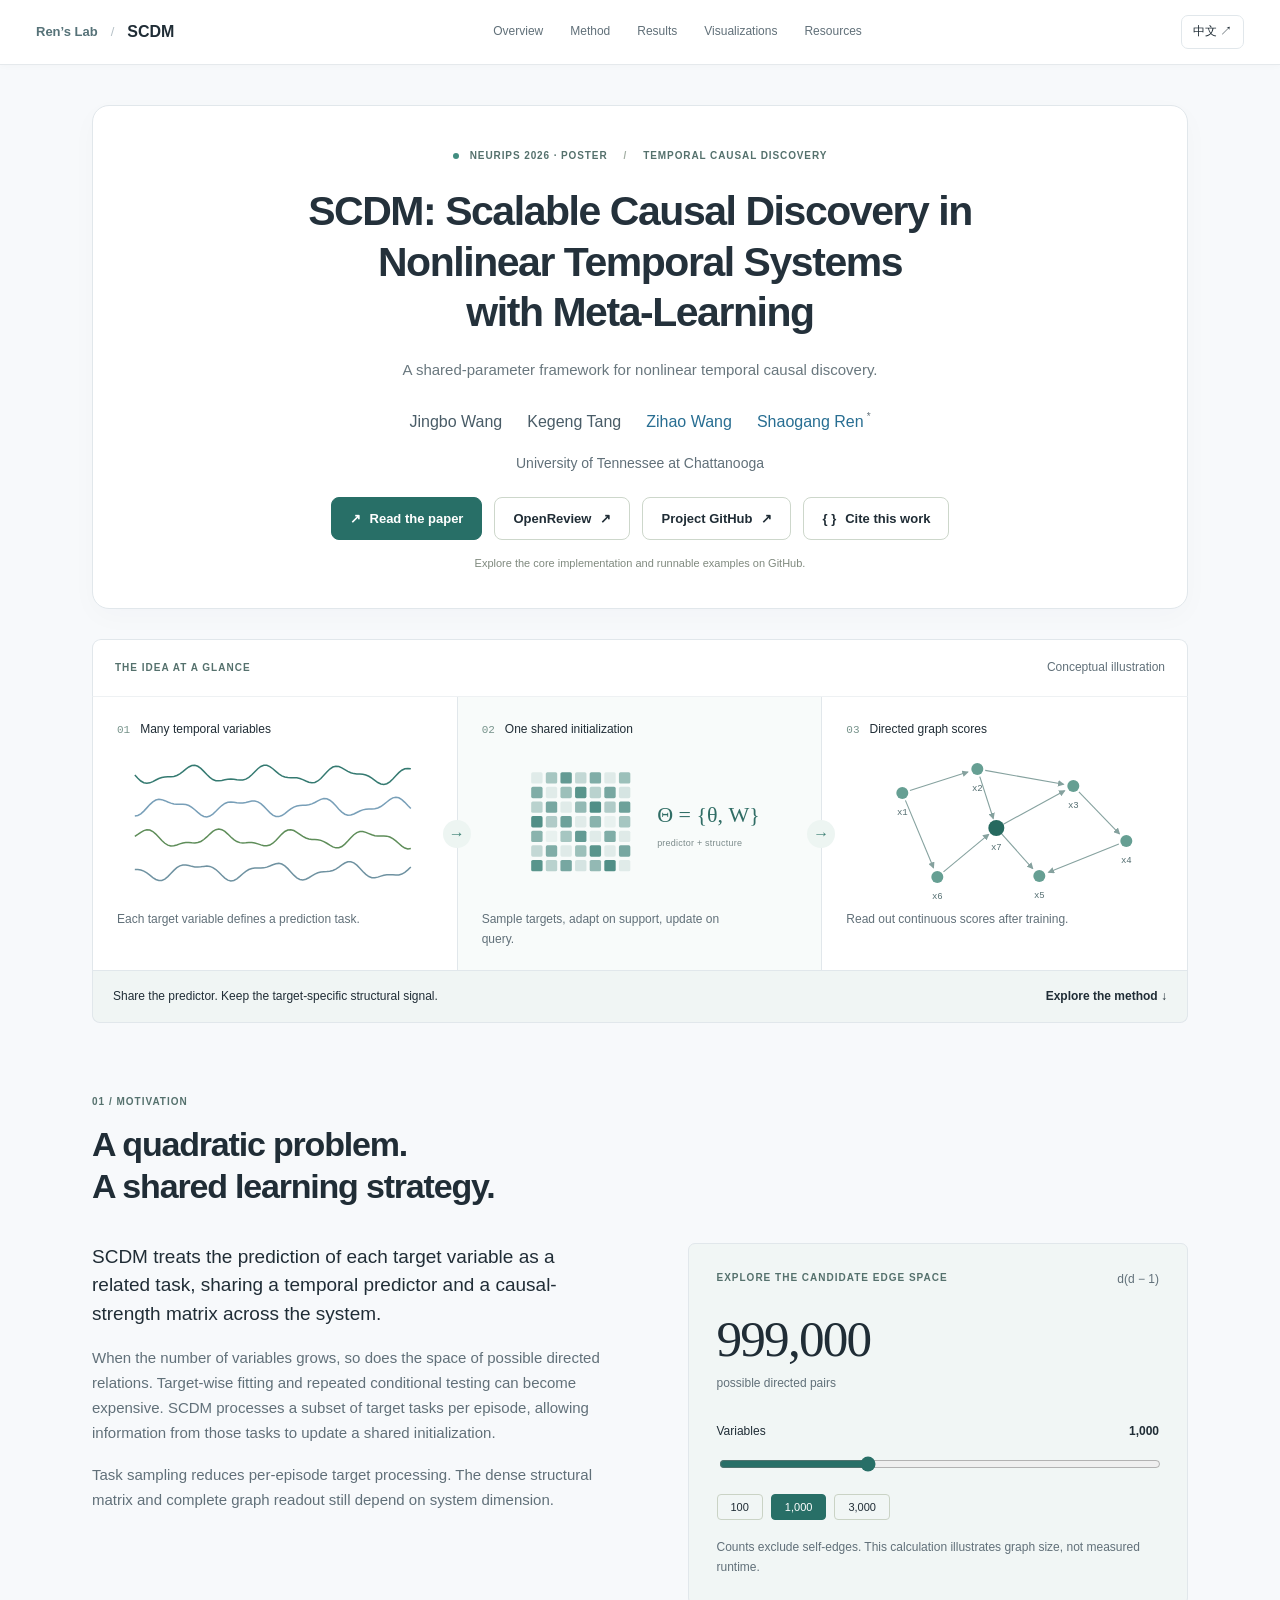
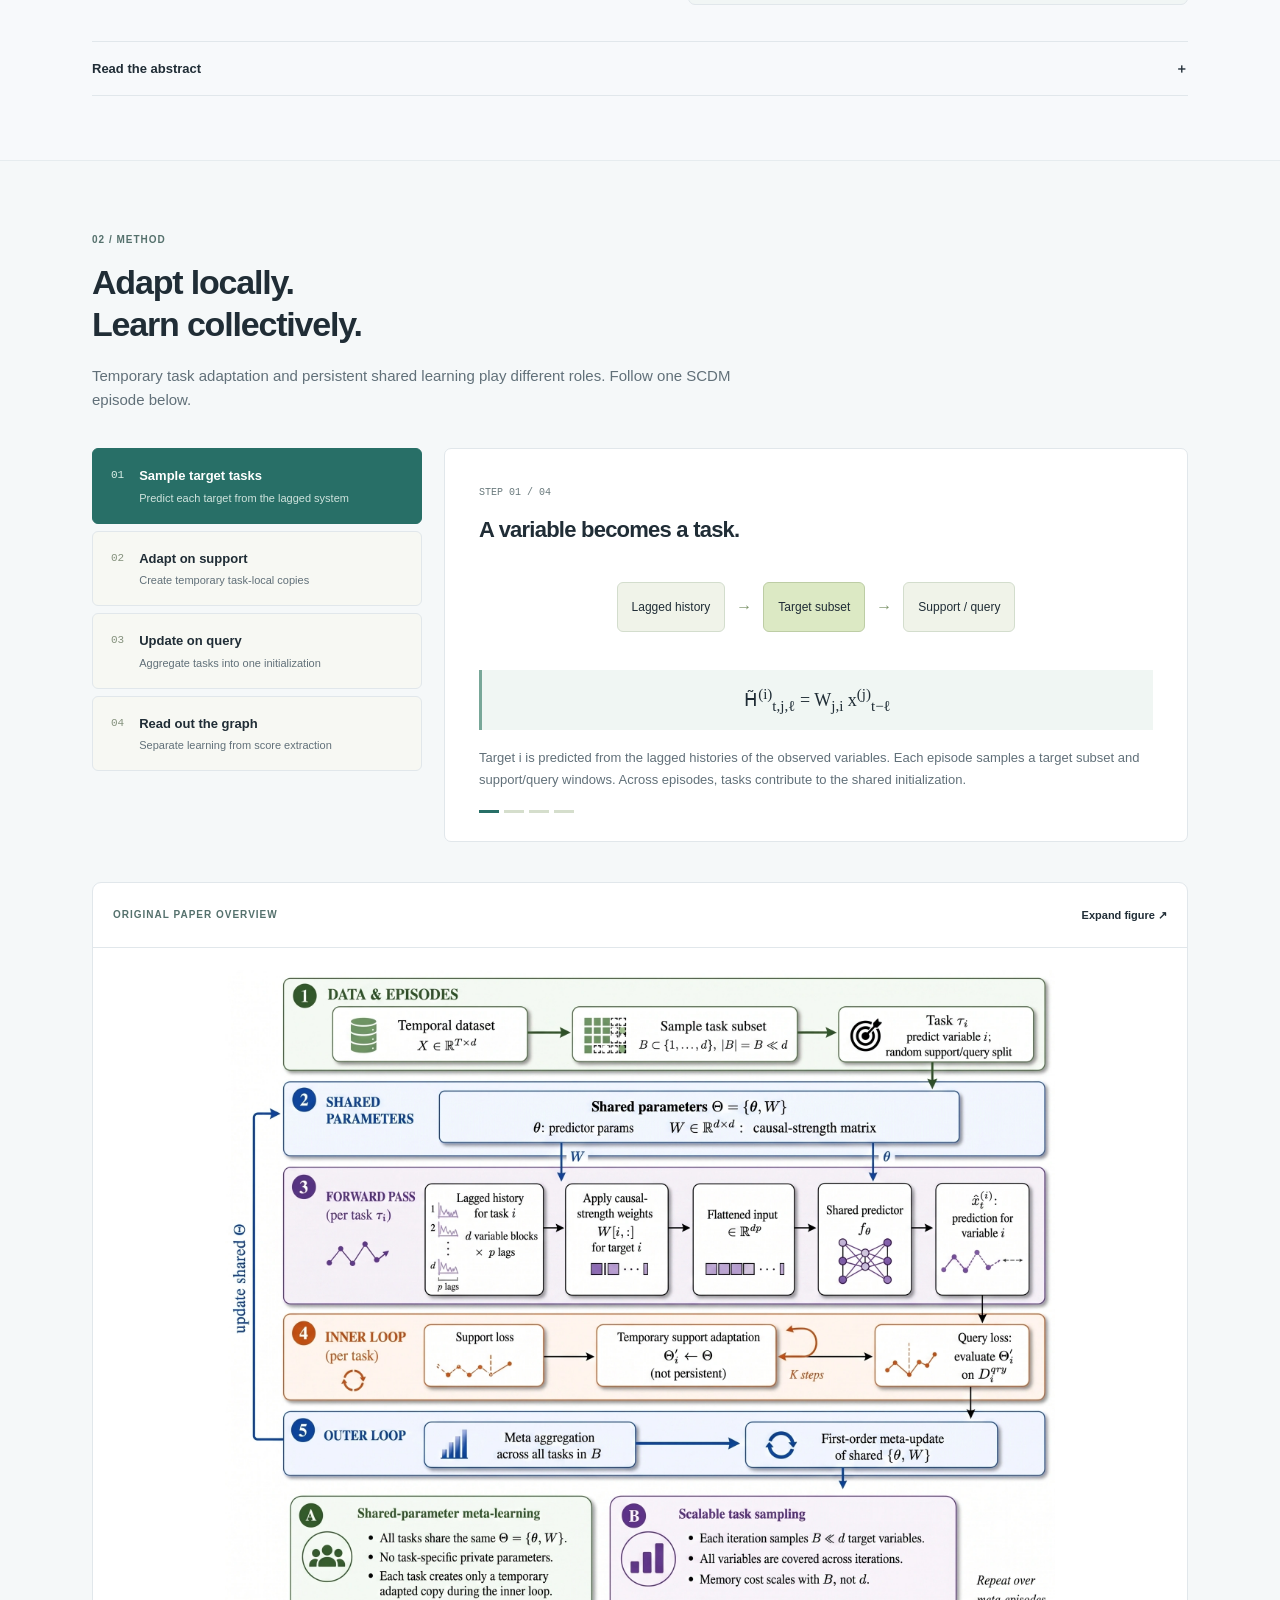
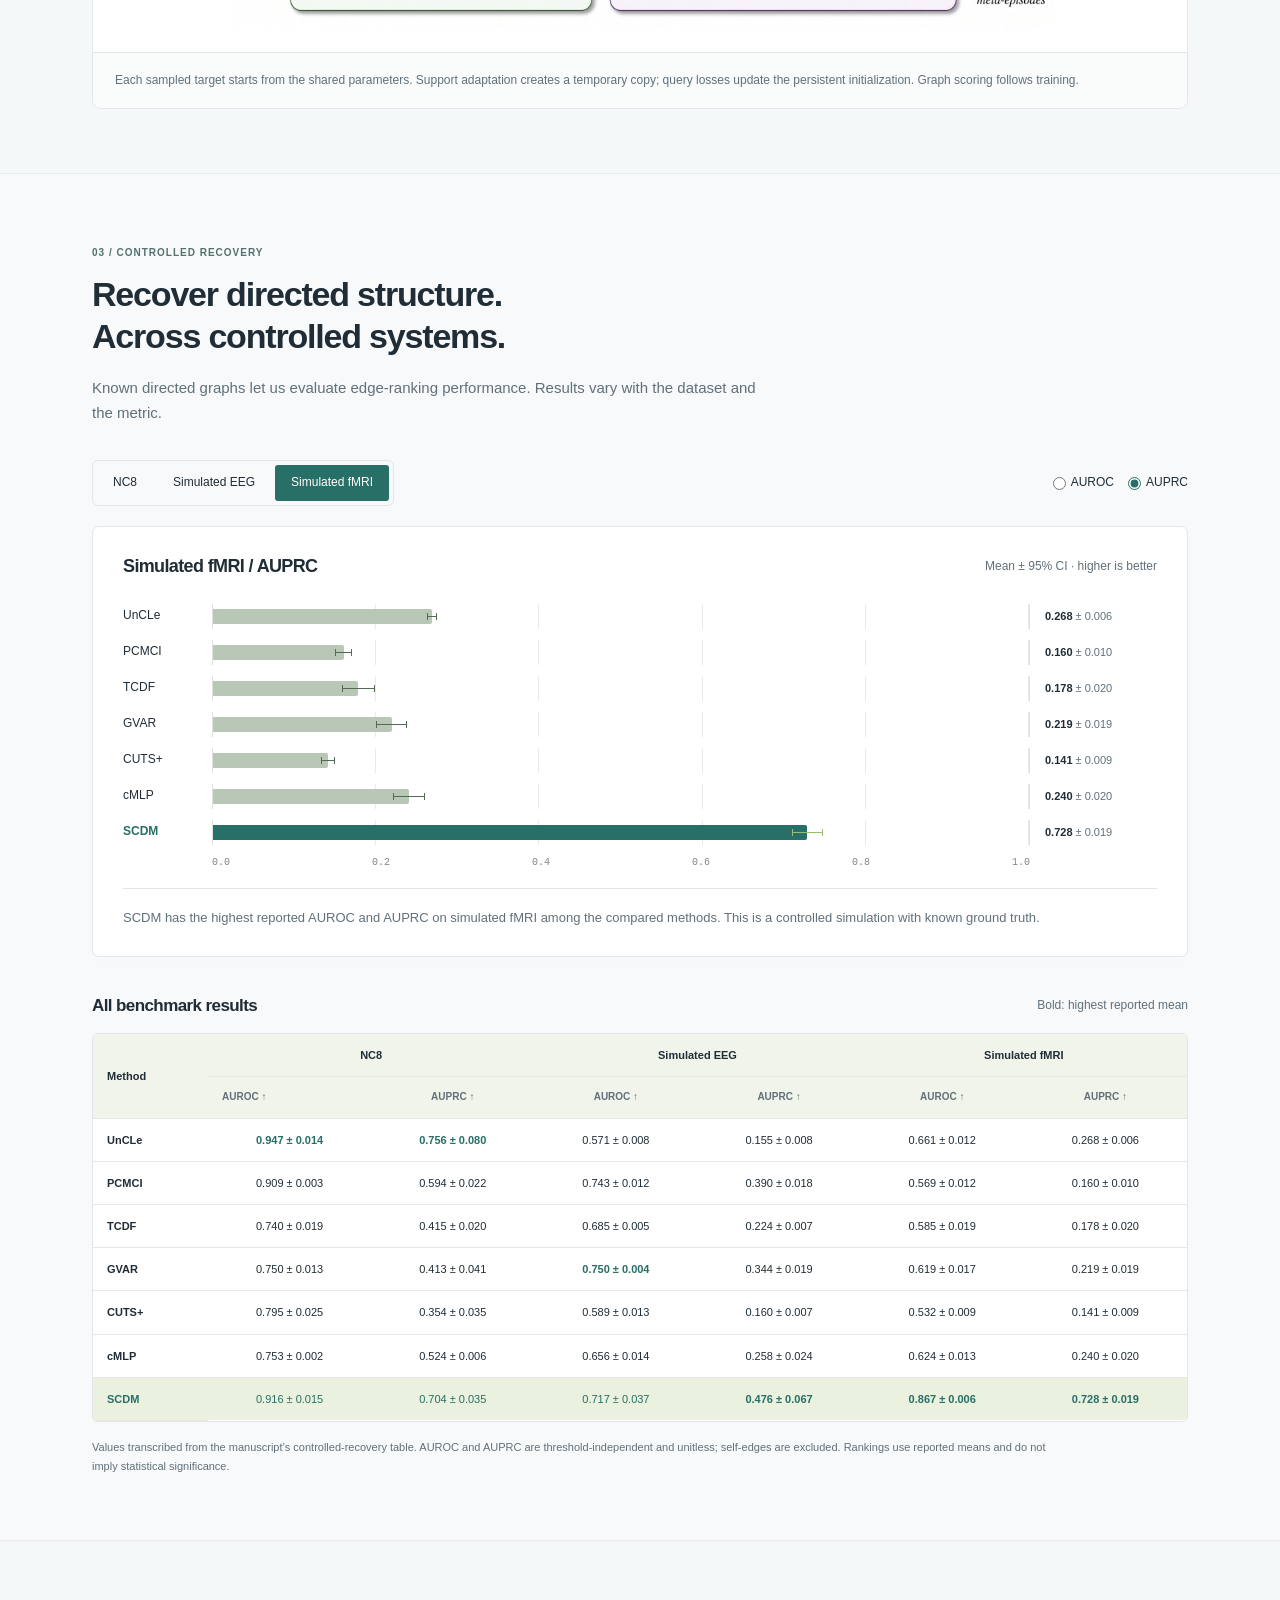
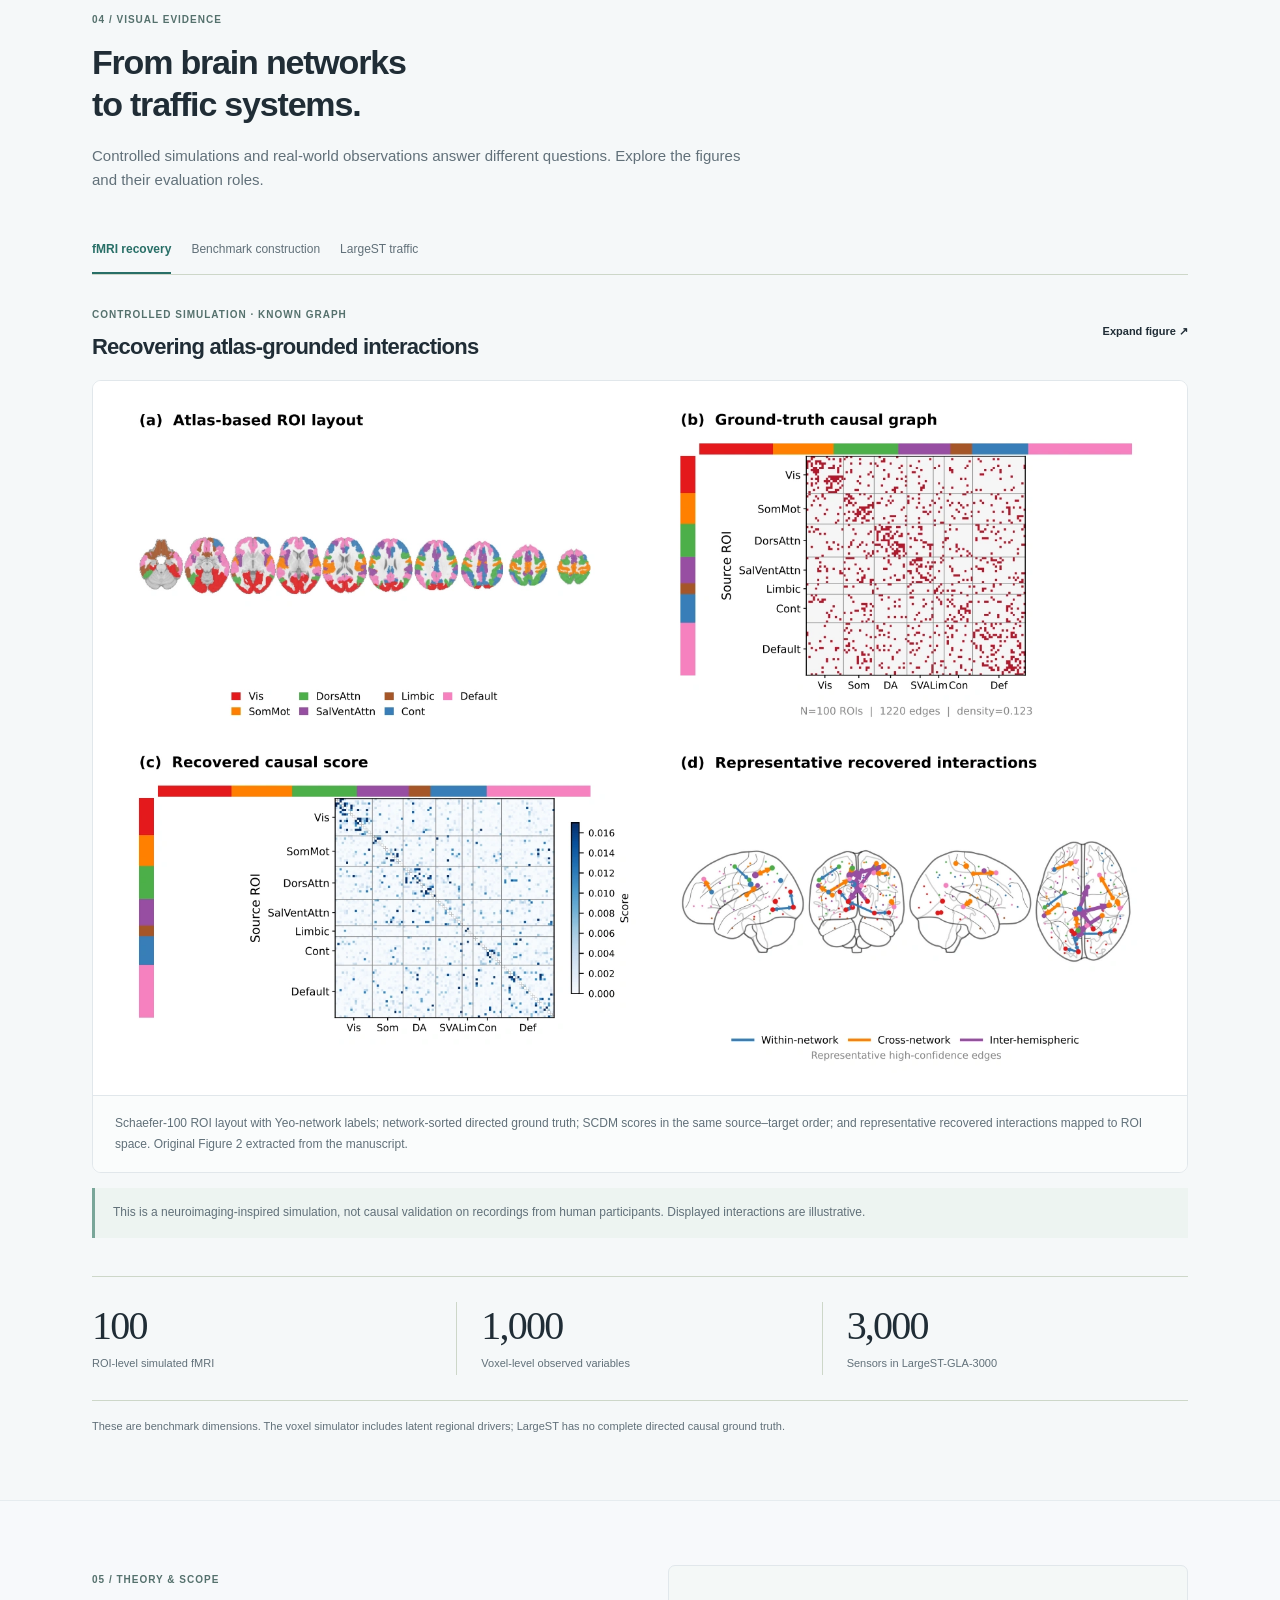
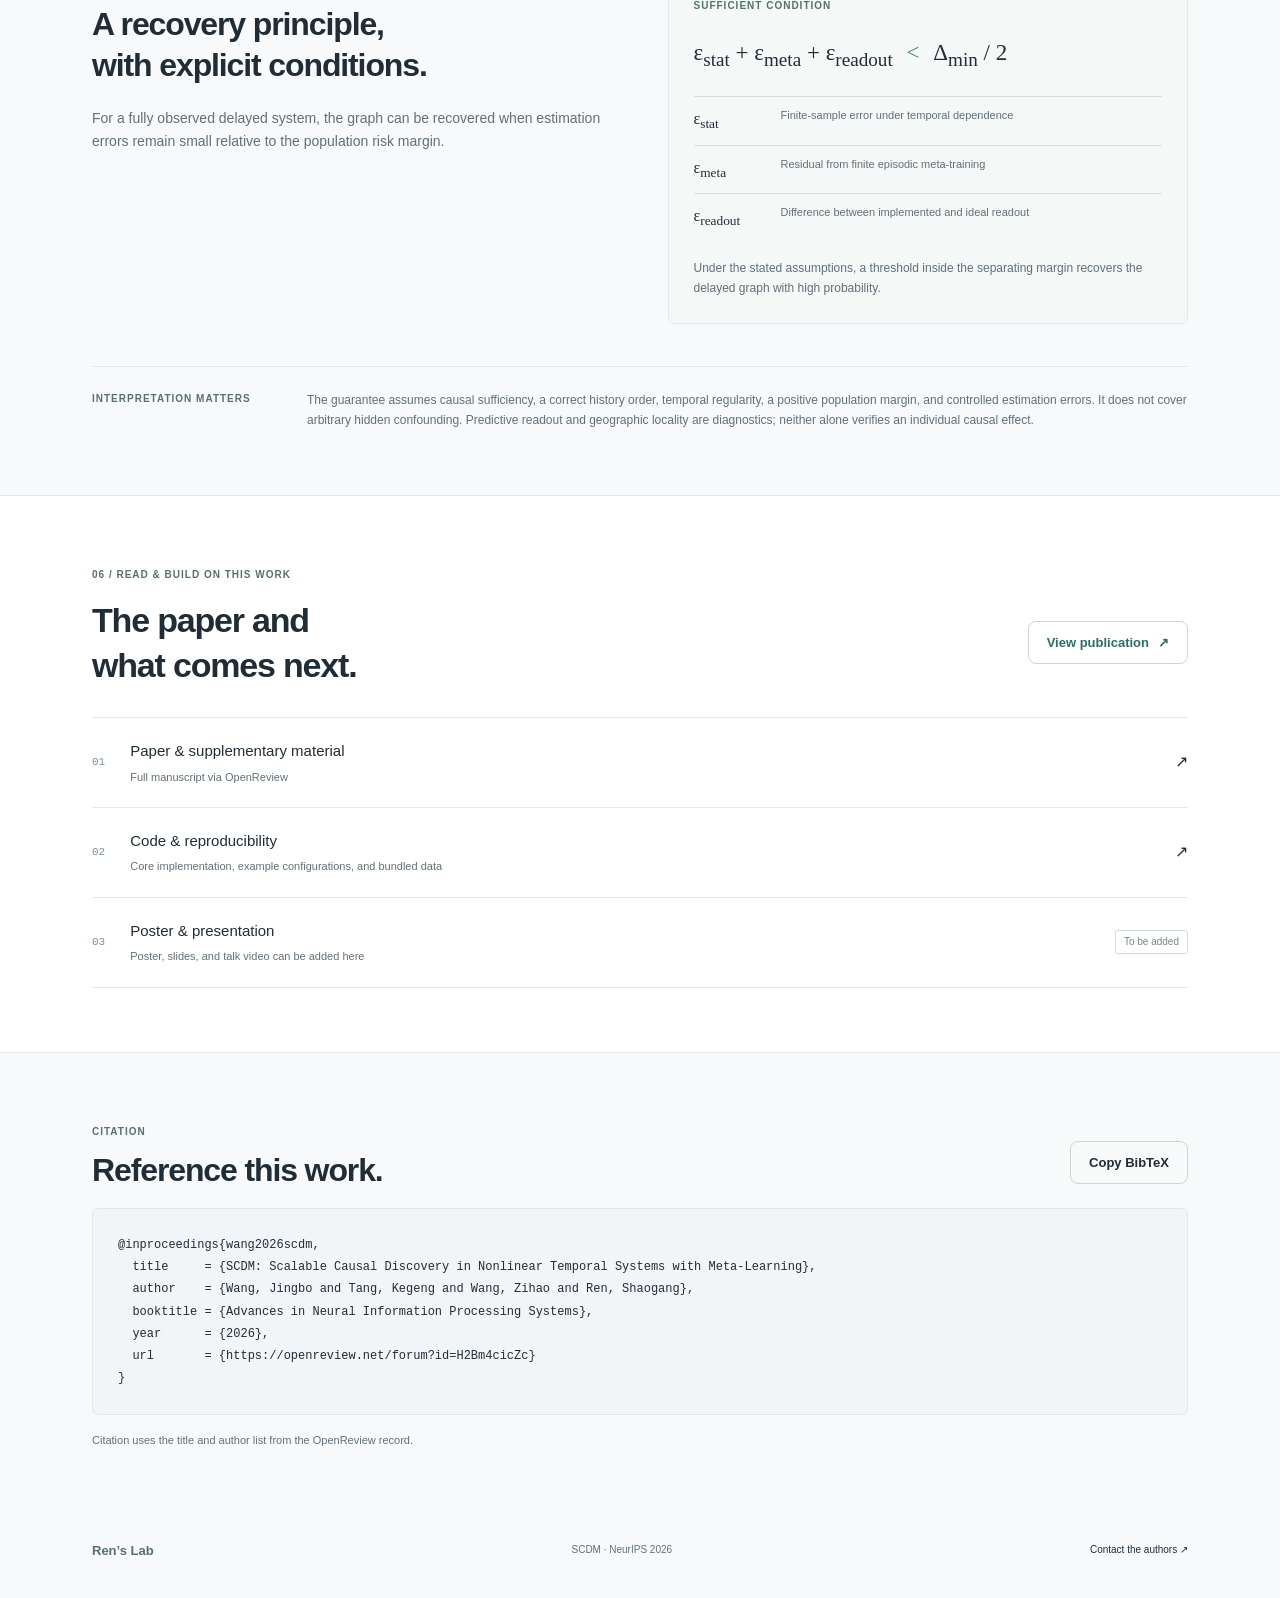
<file: index.html>
<!doctype html>
<html lang="en">
<head>
  <meta charset="utf-8">
  <meta name="viewport" content="width=device-width,initial-scale=1">
  <meta name="theme-color" content="#164c40">
  <meta name="description" content="SCDM: Scalable Causal Discovery in Nonlinear Temporal Systems with Meta-Learning. Shared temporal prediction, target-task sampling, and directed graph readout.">
  <meta property="og:title" content="SCDM — Scalable Causal Discovery with Meta-Learning">
  <meta property="og:description" content="A shared-parameter approach to discovering directed dependencies in large nonlinear temporal systems.">
  <meta property="og:type" content="website">
  <meta property="og:url" content="https://shaogangren.github.io/SCDM/">
  <meta property="og:image" content="https://shaogangren.github.io/SCDM/assets/social-card.png">
  <meta name="twitter:card" content="summary_large_image">
  <link rel="canonical" href="https://shaogangren.github.io/SCDM/">
  <title>SCDM | Scalable Causal Discovery with Meta-Learning</title>
  <link rel="icon" type="image/svg+xml" href="assets/favicon.svg">
  <link rel="stylesheet" href="styles.css">
  <link rel="stylesheet" href="academic.css">
  <script defer src="content.js"></script>
  <script defer src="app.js"></script>
</head>
<body>
<a class="skip" href="#overview" data-i18n="skip">Skip to content</a>
<header class="site-header">
  <div class="header-inner">
    <div class="lab-brand"><a href="https://shaogangren.github.io/" target="_blank" rel="noopener">Ren’s Lab</a><span aria-hidden="true">/</span><a href="#top" class="brand" aria-label="SCDM project page">SCDM</a></div>
    <nav aria-label="Main navigation">
      <a href="#overview" data-i18n="navOverview">Overview</a><a href="#method" data-i18n="navMethod">Method</a><a href="#results" data-i18n="navResults">Results</a><a href="#applications" data-i18n="navApplications">Visualizations</a><a href="#resources" data-i18n="navResources">Resources</a>
    </nav>
    <button id="language" class="language" aria-label="Switch to Chinese">中文 <span aria-hidden="true">↗</span></button>
  </div>
  <div id="read-progress" aria-hidden="true"></div>
</header>
<main id="top">
  <section class="hero wrap">
    <div class="eyebrow venue"><span class="status-dot"></span><span data-i18n="venue">NeurIPS 2026 · Poster</span><span class="venue-divider">/</span><span data-i18n="heroCategory">Temporal causal discovery</span></div>
    <h1>SCDM: Scalable Causal Discovery in<br class="desktop-break"> Nonlinear Temporal Systems<br class="desktop-break"> with Meta-Learning</h1>
    <p class="hero-deck" data-i18n="heroDeck">A shared-parameter framework for nonlinear temporal causal discovery.</p>
    <div class="authors" id="authors"></div>
    <p class="affiliation" data-i18n="affiliation">University of Tennessee at Chattanooga</p>
    <div class="hero-actions"><a class="button primary" href="https://openreview.net/pdf?id=H2Bm4cicZc" target="_blank" rel="noopener"><span aria-hidden="true">↗</span><span data-i18n="readPaper">Read the paper</span></a><a class="button" href="https://openreview.net/forum?id=H2Bm4cicZc" target="_blank" rel="noopener">OpenReview <span aria-hidden="true">↗</span></a><a class="button" href="https://github.com/ShaogangRen/SCDM" target="_blank" rel="noopener"><span data-i18n="labGithub">Project GitHub</span><span aria-hidden="true">↗</span></a><a class="button" href="#citation"><span aria-hidden="true">{ }</span><span data-i18n="cite">Cite this work</span></a></div>
    <p class="hero-code-status" data-i18n="codeNotice">Explore the core implementation and runnable examples on GitHub.</p>
  </section>
  <section class="visual-story wrap" aria-label="Conceptual SCDM pipeline">
    <div class="story-top"><span class="eyebrow" data-i18n="storyLabel">The idea at a glance</span><span class="micro" data-i18n="schematicLabel">Conceptual illustration</span></div>
    <div class="story-grid">
      <div class="story-stage"><div class="story-stage-label"><span>01</span><span data-i18n="storyInput">Many temporal variables</span></div><svg id="signals" viewBox="0 0 290 150" role="img" aria-label="Schematic multivariate time series"></svg><p data-i18n="storyInputText">Each target variable defines a prediction task.</p></div>
      <div class="story-stage story-shared"><div class="story-stage-label"><span>02</span><span data-i18n="storyShared">One shared initialization</span></div><div class="matrix-wrap"><svg id="matrix" viewBox="0 0 160 150" role="img" aria-label="Schematic shared structural matrix"></svg><div class="theta">Θ = {θ, W}<small data-i18n="sharedLabel">predictor + structure</small></div></div><p data-i18n="storySharedText">Sample targets, adapt on support, update on query.</p></div>
      <div class="story-stage"><div class="story-stage-label"><span>03</span><span data-i18n="storyGraph">Directed graph scores</span></div><svg id="network" viewBox="0 0 290 150" role="img" aria-label="Schematic directed graph, not an experimental result"></svg><p data-i18n="storyGraphText">Read out continuous scores after training.</p></div>
    </div>
    <div class="story-bottom"><span data-i18n="storyBottom">Share the predictor. Keep the target-specific structural signal.</span><a href="#method" data-i18n="exploreMethod">Explore the method ↓</a></div>
  </section>
  <section id="overview" class="section wrap">
    <div class="section-heading"><span class="eyebrow" data-i18n="overviewEyebrow">01 / Motivation</span><h2 data-i18n="overviewTitle">A quadratic problem.<br>A shared learning strategy.</h2></div>
    <div class="two-column motivation">
      <div class="prose"><p class="lead" data-i18n="tldr">SCDM treats the prediction of each target variable as a related task, sharing a temporal predictor and a causal-strength matrix across the system.</p><p data-i18n="motivationText">When the number of variables grows, so does the space of possible directed relations. Target-wise fitting and repeated conditional testing can become expensive. SCDM processes a subset of target tasks per episode, allowing information from those tasks to update a shared initialization.</p><p data-i18n="motivationNote">Task sampling reduces per-episode target processing. The dense structural matrix and complete graph readout still depend on system dimension.</p></div>
      <div class="dimension-lab"><div class="lab-header"><span class="eyebrow" data-i18n="labTitle">Explore the candidate edge space</span><span class="micro">d(d − 1)</span></div><div class="dimension-number"><output id="edge-count" for="dimension">999,000</output><span data-i18n="directedPairs">possible directed pairs</span></div><label for="dimension"><span data-i18n="variables">Variables</span><output id="variable-count" for="dimension">1,000</output></label><input id="dimension" type="range" min="10" max="3000" step="10" value="1000"><div class="presets" aria-label="Choose graph dimension"><button data-dimension="100">100</button><button data-dimension="1000" class="selected">1,000</button><button data-dimension="3000">3,000</button></div><p class="micro" data-i18n="labNote">Counts exclude self-edges. This calculation illustrates graph size, not measured runtime.</p></div>
    </div>
    <details class="abstract"><summary><span data-i18n="abstractLabel">Read the abstract</span><span aria-hidden="true">＋</span></summary><p id="abstract-text"></p></details>
  </section>
  <section id="method" class="section section-tint">
    <div class="wrap">
      <div class="section-heading"><span class="eyebrow" data-i18n="methodEyebrow">02 / Method</span><h2 data-i18n="methodTitle">Adapt locally.<br>Learn collectively.</h2><p data-i18n="methodIntro">Temporary task adaptation and persistent shared learning play different roles. Follow one SCDM episode below.</p></div>
      <div class="walkthrough">
        <div class="step-list" role="tablist" aria-label="SCDM method steps" aria-orientation="vertical" id="method-tabs"></div>
        <div id="step-panel" class="step-panel" role="tabpanel" aria-live="polite" tabindex="0"><span class="step-tag" id="step-tag"></span><h3 id="step-title"></h3><div id="step-diagram" class="step-diagram" aria-hidden="true"></div><div id="step-equation" class="equation"></div><p id="step-copy"></p><div class="step-pagination" aria-hidden="true"><i></i><i></i><i></i><i></i></div></div>
      </div>
      <figure class="paper-figure method-figure"><div class="figure-header"><span class="eyebrow" data-i18n="originalMethod">Original paper overview</span><button class="zoom" data-image="assets/method.webp" data-alt="Original SCDM pipeline figure" data-i18n="expandFigure">Expand figure ↗</button></div><button class="figure-image-button" data-image="assets/method.webp" data-alt="Original SCDM pipeline figure" aria-label="Expand original method figure"><img src="assets/method.webp" width="2256" height="1792" alt="Original SCDM overview: temporal data, sampled target tasks, shared parameters, support adaptation, and query meta-updates" loading="lazy"></button><figcaption data-i18n="methodCaption">Each sampled target starts from the shared parameters. Support adaptation creates a temporary copy; query losses update the persistent initialization. Graph scoring follows training.</figcaption></figure>
    </div>
  </section>
  <section id="results" class="section wrap">
    <div class="section-heading"><span class="eyebrow" data-i18n="resultsEyebrow">03 / Controlled recovery</span><h2 data-i18n="resultsTitle">Recover directed structure.<br>Across controlled systems.</h2><p data-i18n="resultsIntro">Known directed graphs let us evaluate edge-ranking performance. Results vary with the dataset and the metric.</p></div>
    <div class="result-controls"><div class="segmented" id="dataset-tabs" role="tablist" aria-label="Select benchmark"></div><fieldset class="metric-toggle"><legend class="sr-only" data-i18n="metricLabel">Evaluation metric</legend><label><input type="radio" name="metric" value="auroc">AUROC</label><label><input type="radio" name="metric" value="auprc" checked>AUPRC</label></fieldset></div>
    <div class="result-panel" role="tabpanel" id="result-panel" aria-live="polite"><div class="chart-caption"><h3 id="chart-title"></h3><span class="micro" data-i18n="chartProtocol">Mean ± 95% CI · higher is better</span></div><div id="result-chart" class="result-chart"></div><div class="chart-axis" aria-hidden="true"><span>0.0</span><span>0.2</span><span>0.4</span><span>0.6</span><span>0.8</span><span>1.0</span></div><p id="result-takeaway" class="takeaway"></p></div>
    <div class="table-title"><h3 data-i18n="allResults">All benchmark results</h3><span class="micro" data-i18n="tableNote">Bold: highest reported mean</span></div>
    <div class="table-scroll" role="region" aria-label="All benchmark results table" tabindex="0"><table id="results-table"><caption class="sr-only">Controlled graph recovery, mean plus or minus 95 percent confidence interval</caption><thead></thead><tbody></tbody></table></div>
    <p class="figure-note" data-i18n="resultsNote">Values transcribed from the manuscript’s controlled-recovery table. AUROC and AUPRC are threshold-independent and unitless; self-edges are excluded. Rankings use reported means and do not imply statistical significance.</p>
  </section>
  <section id="applications" class="section section-tint">
    <div class="wrap"><div class="section-heading"><span class="eyebrow" data-i18n="applicationsEyebrow">04 / Visual evidence</span><h2 data-i18n="applicationsTitle">From brain networks<br>to traffic systems.</h2><p data-i18n="applicationsIntro">Controlled simulations and real-world observations answer different questions. Explore the figures and their evaluation roles.</p></div>
      <div id="gallery-tabs" class="gallery-tabs" role="tablist" aria-label="Research visualizations"></div>
      <div id="gallery-panel" role="tabpanel" aria-live="polite"><div class="gallery-head"><div><span class="eyebrow" id="gallery-type"></span><h3 id="gallery-title"></h3></div><button id="gallery-zoom" class="zoom" data-i18n="expandFigure">Expand figure ↗</button></div><figure class="paper-figure gallery-figure"><button id="gallery-image-button" class="figure-image-button"><img id="gallery-image" src="assets/fmri.webp" width="1596" height="1028" alt="Simulated fMRI ground truth and recovered scores" loading="lazy"></button><figcaption id="gallery-caption"></figcaption></figure><p class="gallery-boundary" id="gallery-boundary"></p></div>
      <div class="scale-strip"><div><strong>100</strong><span data-i18n="scaleROI">ROI-level simulated fMRI</span></div><div><strong>1,000</strong><span data-i18n="scaleVoxel">Voxel-level observed variables</span></div><div><strong>3,000</strong><span data-i18n="scaleTraffic">Sensors in LargeST-GLA-3000</span></div></div>
      <p class="figure-note" data-i18n="scaleNote">These are benchmark dimensions. The voxel simulator includes latent regional drivers; LargeST has no complete directed causal ground truth.</p>
    </div>
  </section>
  <section id="theory" class="section wrap">
    <div class="theory-layout"><div><span class="eyebrow" data-i18n="theoryEyebrow">05 / Theory & scope</span><h2 data-i18n="theoryTitle">A recovery principle,<br>with explicit conditions.</h2><p data-i18n="theoryIntro">For a fully observed delayed system, the graph can be recovered when estimation errors remain small relative to the population risk margin.</p></div><div class="theory-box"><span class="eyebrow" data-i18n="sufficientCondition">Sufficient condition</span><div class="theory-equation">ε<sub>stat</sub> + ε<sub>meta</sub> + ε<sub>readout</sub> <span>&lt;</span> Δ<sub>min</sub> / 2</div><dl><div><dt>ε<sub>stat</sub></dt><dd data-i18n="statError">Finite-sample error under temporal dependence</dd></div><div><dt>ε<sub>meta</sub></dt><dd data-i18n="metaError">Residual from finite episodic meta-training</dd></div><div><dt>ε<sub>readout</sub></dt><dd data-i18n="readoutError">Difference between implemented and ideal readout</dd></div></dl><p data-i18n="theoryConclusion">Under the stated assumptions, a threshold inside the separating margin recovers the delayed graph with high probability.</p></div></div>
    <div class="scope-note"><span class="eyebrow" data-i18n="scopeLabel">Interpretation matters</span><p data-i18n="scopeText">The guarantee assumes causal sufficiency, a correct history order, temporal regularity, a positive population margin, and controlled estimation errors. It does not cover arbitrary hidden confounding. Predictive readout and geographic locality are diagnostics; neither alone verifies an individual causal effect.</p></div>
  </section>
  <section id="resources" class="section resources-section"><div class="wrap"><span class="eyebrow" data-i18n="resourcesEyebrow">06 / Read & build on this work</span><div class="resource-heading"><h2 data-i18n="resourcesTitle">The paper and<br>what comes next.</h2><a class="button light" href="https://openreview.net/forum?id=H2Bm4cicZc" target="_blank" rel="noopener"><span data-i18n="viewPublication">View publication</span> ↗</a></div><div class="resources-list"><a href="https://openreview.net/pdf?id=H2Bm4cicZc" target="_blank" rel="noopener"><span>01</span><div><strong data-i18n="resourcePaper">Paper & supplementary material</strong><small data-i18n="paperDetail">Full manuscript via OpenReview</small></div><span>↗</span></a><a href="https://github.com/ShaogangRen/SCDM" target="_blank" rel="noopener"><span>02</span><div><strong data-i18n="resourceCode">Code & reproducibility</strong><small data-i18n="codeDetail">Core implementation, example configurations, and bundled data</small></div><span>↗</span></a><div><span>03</span><div><strong data-i18n="resourcePresentation">Poster & presentation</strong><small data-i18n="presentationDetail">Poster, slides, and talk video can be added here</small></div><span class="resource-status" data-i18n="pending">To be added</span></div></div></div></section>
  <section id="citation" class="section wrap citation-section"><div class="citation-head"><div><span class="eyebrow" data-i18n="citationEyebrow">Citation</span><h2 data-i18n="citationTitle">Reference this work.</h2></div><button id="copy-citation" class="button" data-i18n="copyBibtex">Copy BibTeX</button></div><pre><code id="bibtex"></code></pre><p class="figure-note" data-i18n="citationNote">Citation uses the title and author list from the OpenReview record.</p></section>
</main>
<footer class="wrap footer"><a class="brand" href="https://shaogangren.github.io/" target="_blank" rel="noopener">Ren’s Lab</a><p data-i18n="footerText">SCDM · NeurIPS 2026</p><a href="mailto:shaogang-ren@utc.edu" data-i18n="contact">Contact the authors ↗</a></footer>
<dialog id="image-dialog"><div class="dialog-toolbar"><span id="image-caption"></span><a id="image-download" class="zoom" download data-i18n="downloadFigure">Download image ↓</a><button id="close-dialog" class="dialog-close" aria-label="Close enlarged figure">×</button></div><div class="dialog-image-wrap"><img id="enlarged-image" alt=""></div></dialog>
<div id="toast" role="status" aria-live="polite"></div>
<noscript><p class="noscript">The paper links and page text are available without JavaScript. Enable JavaScript to use charts, language switching, and figure expansion.</p></noscript>
</body>
</html>
</file>
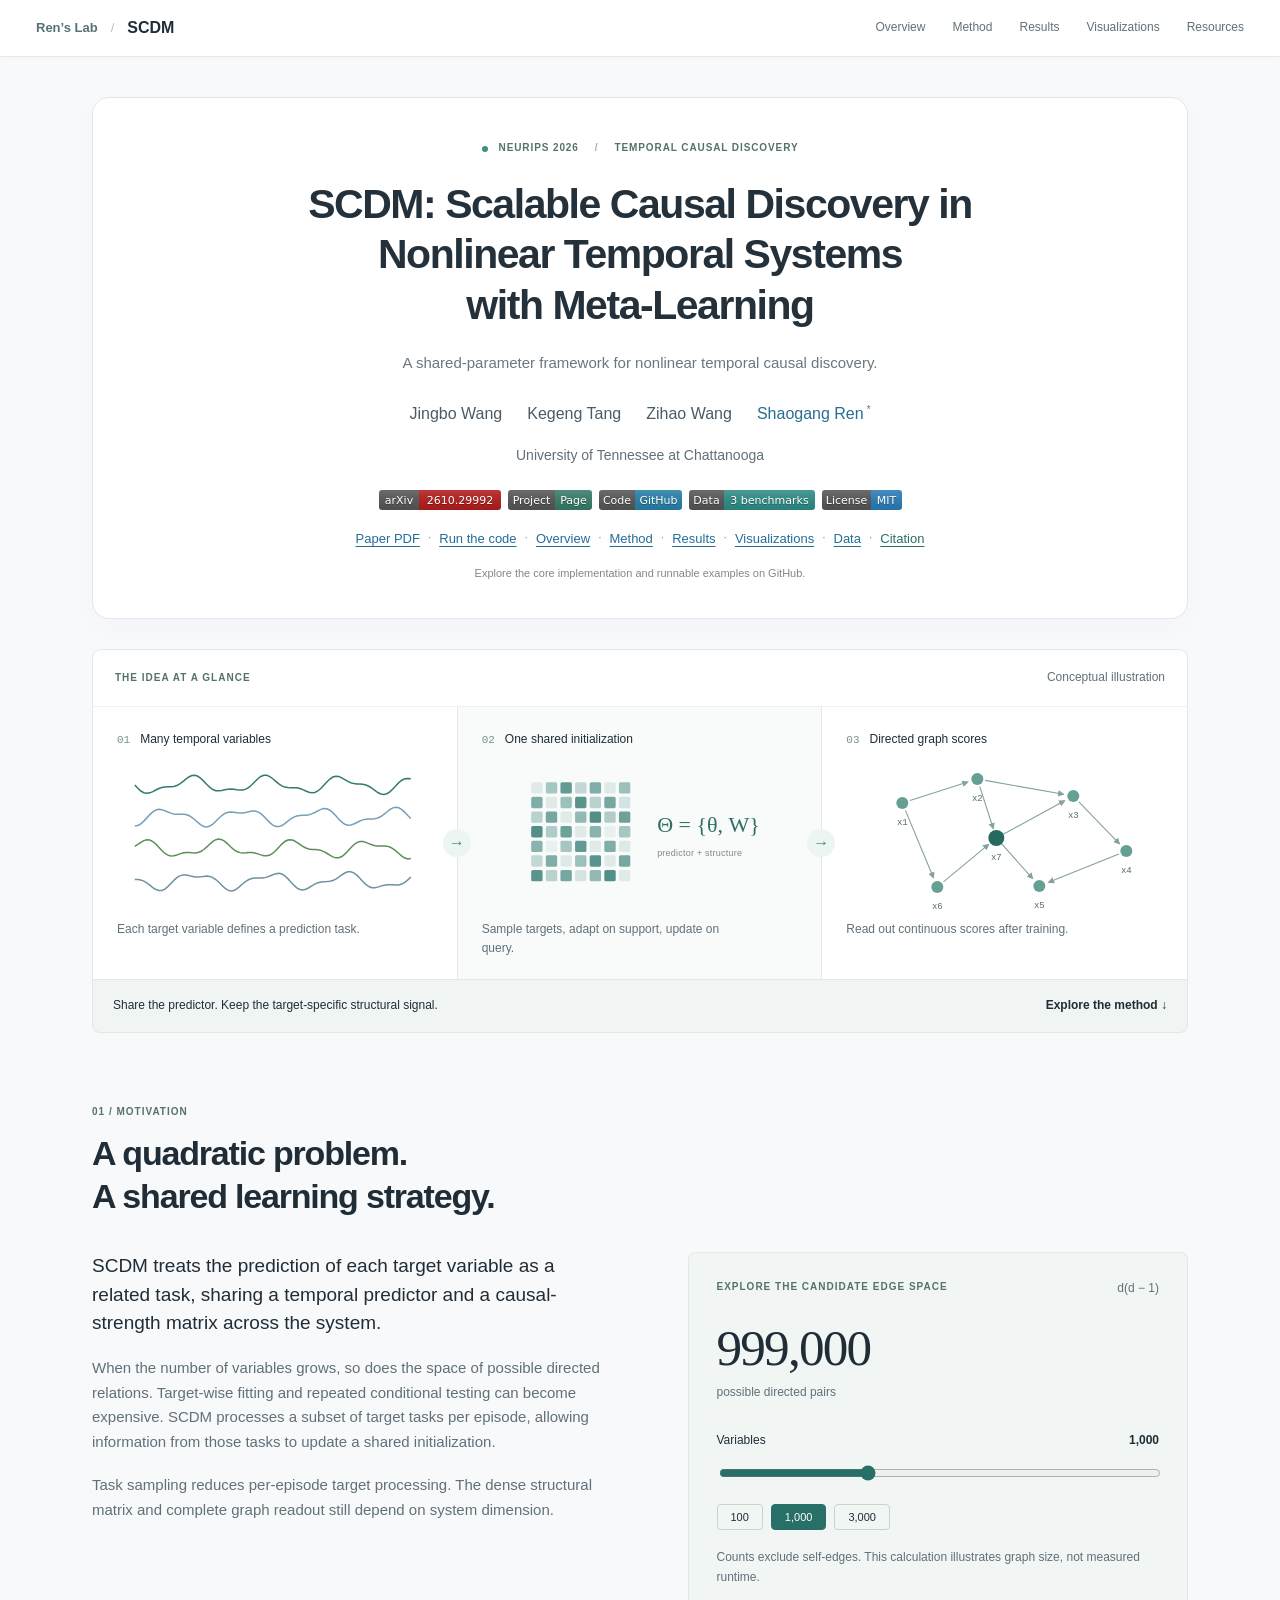
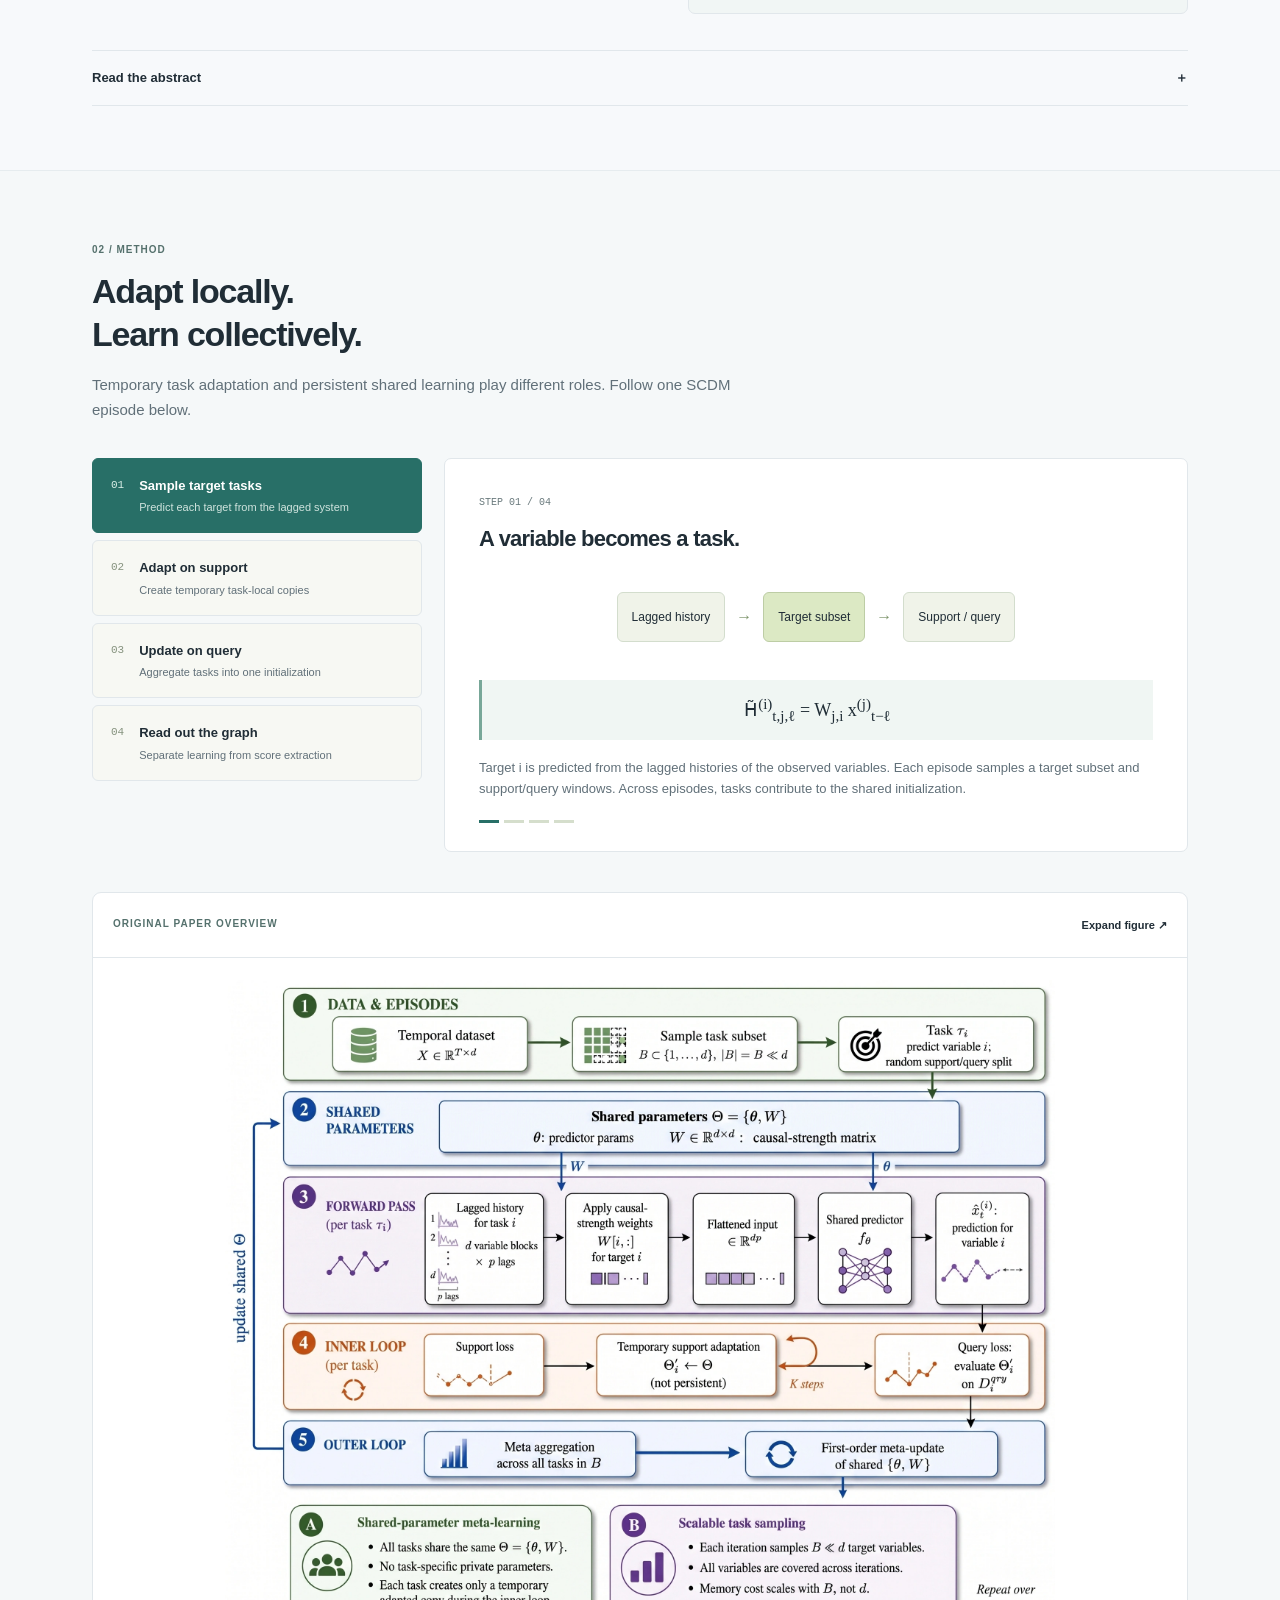
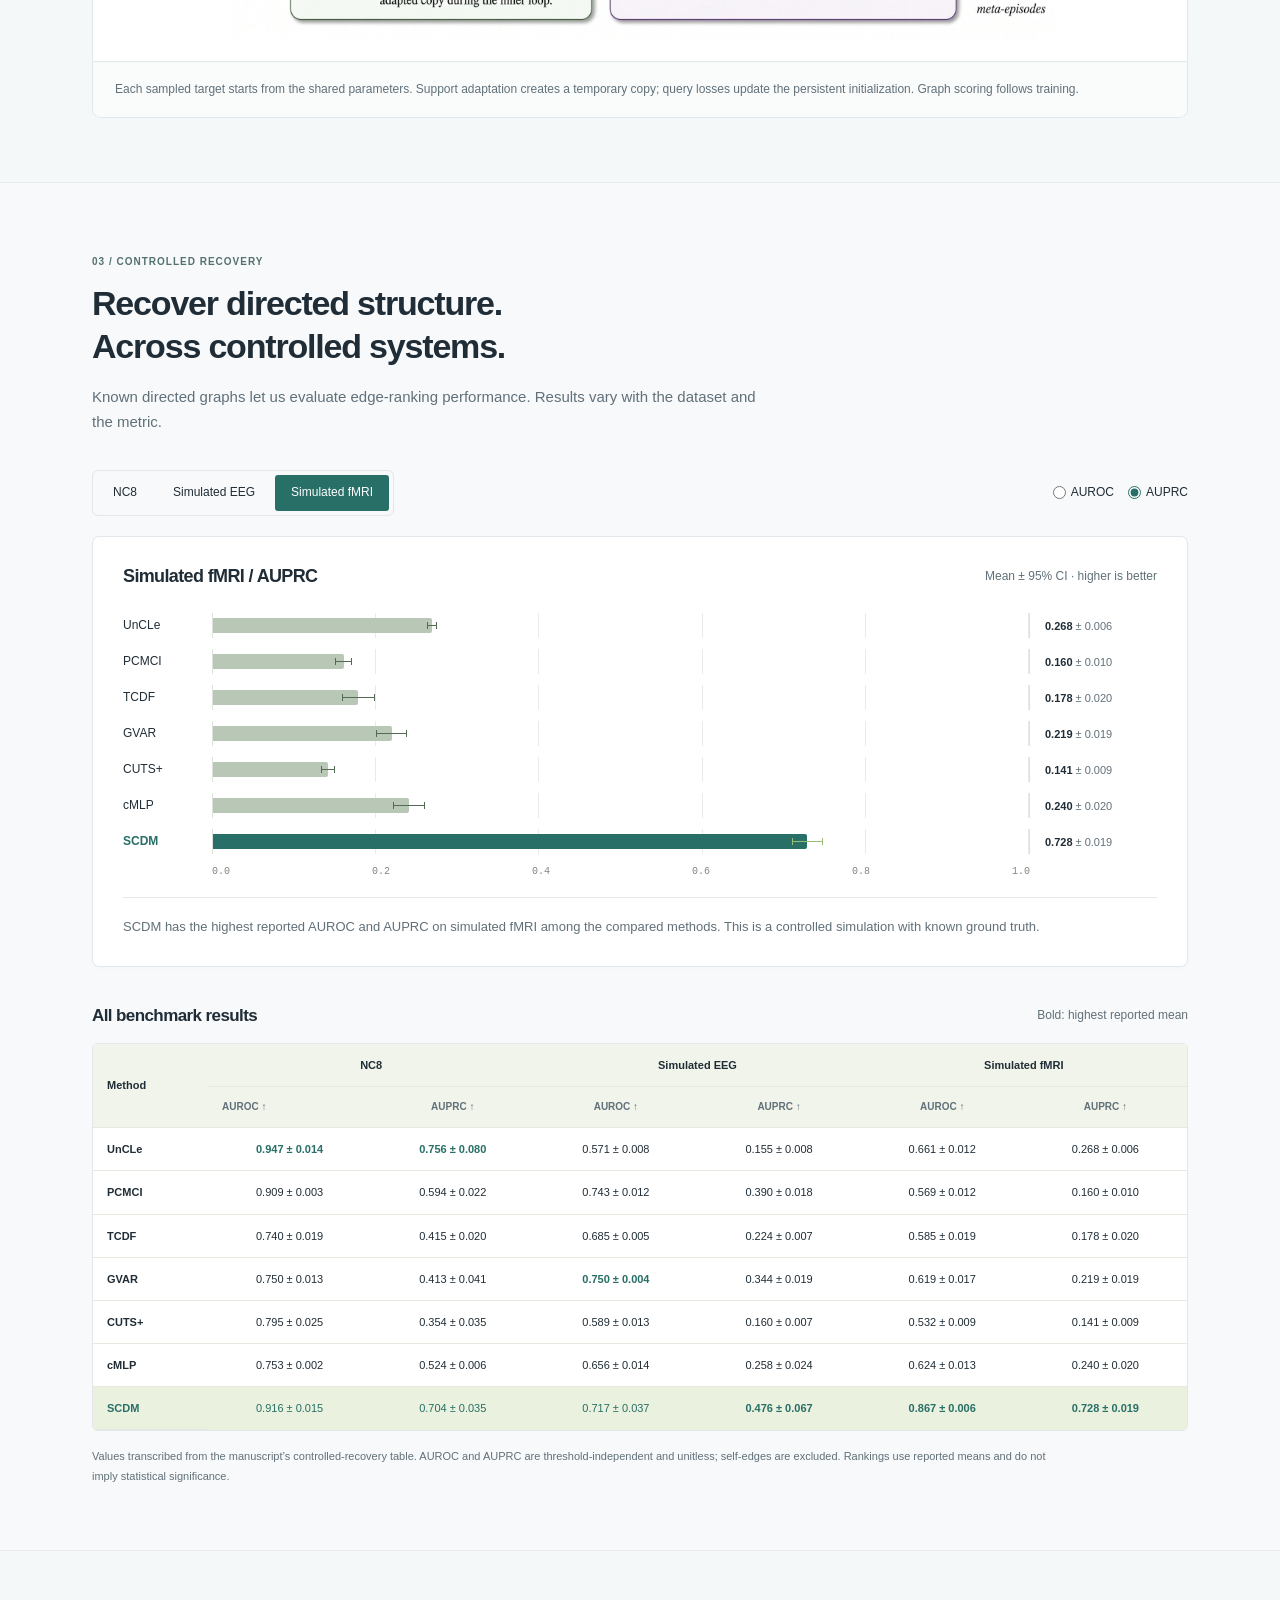
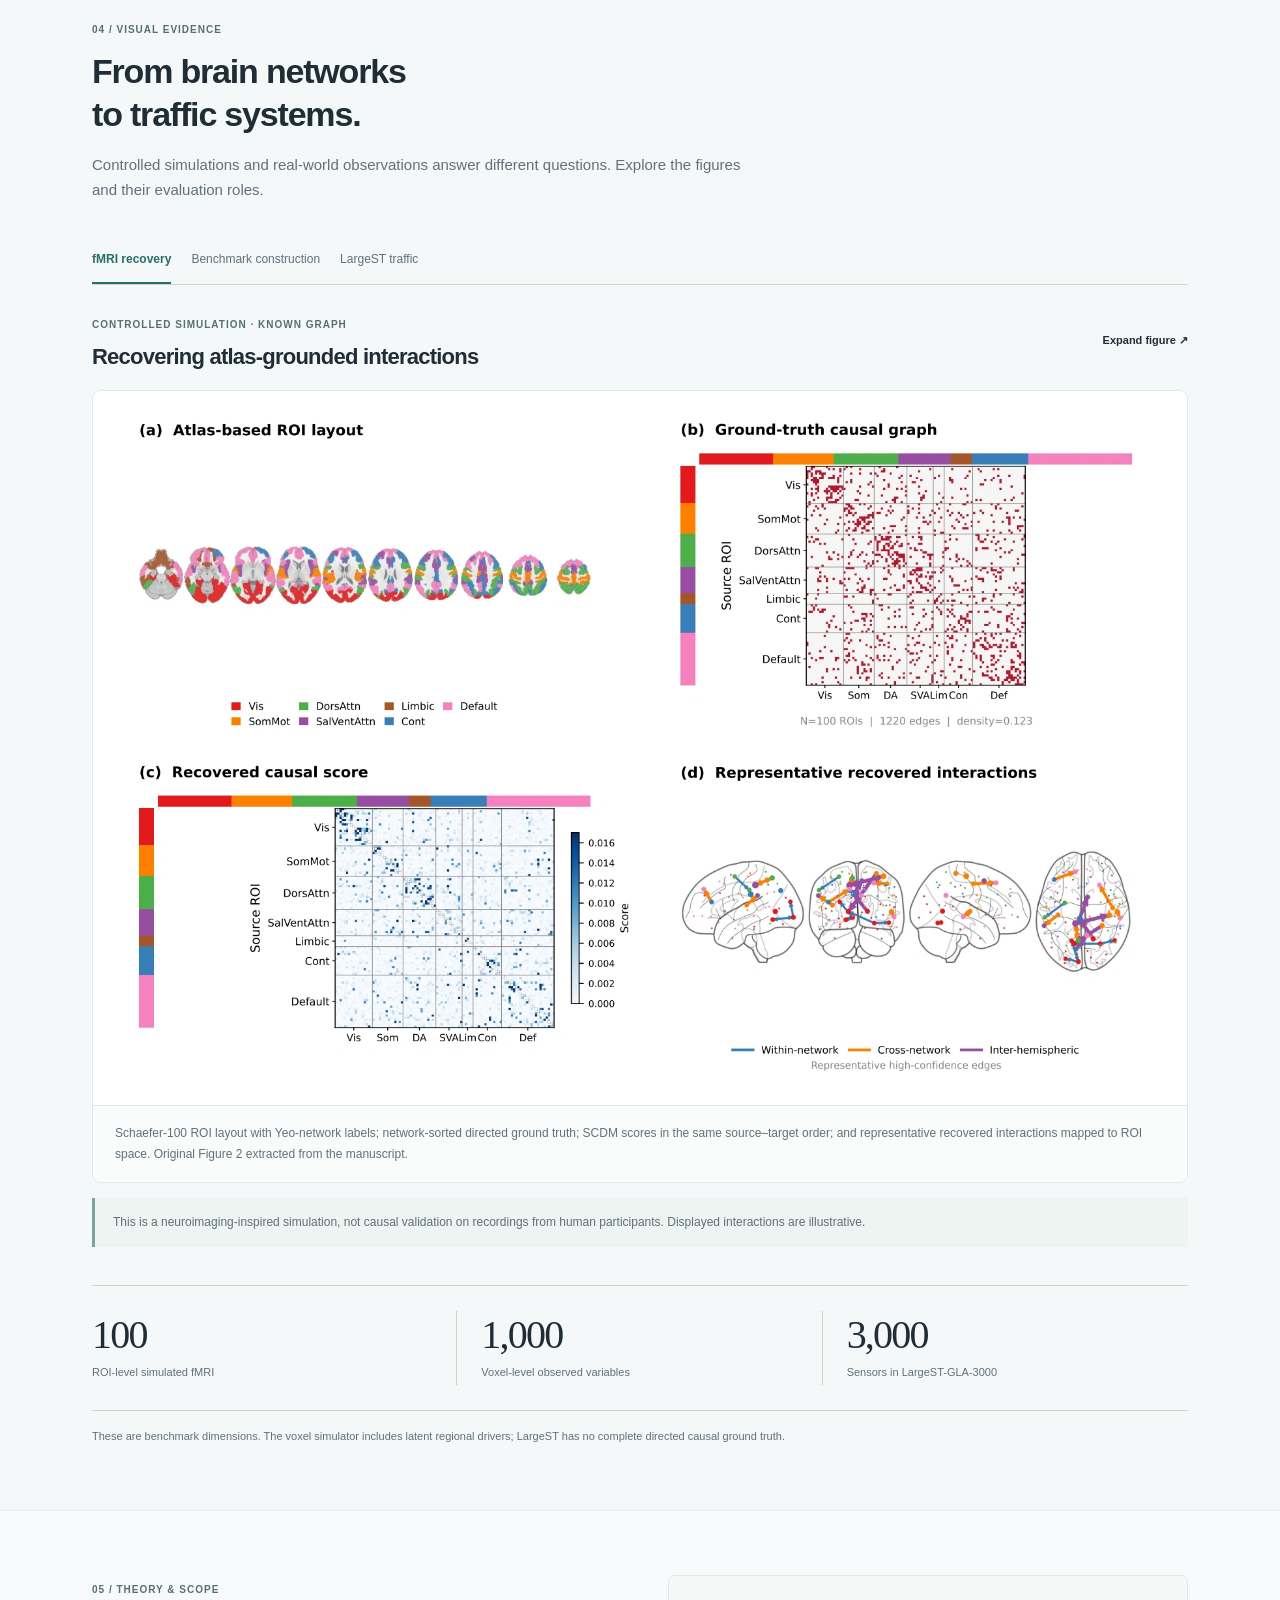
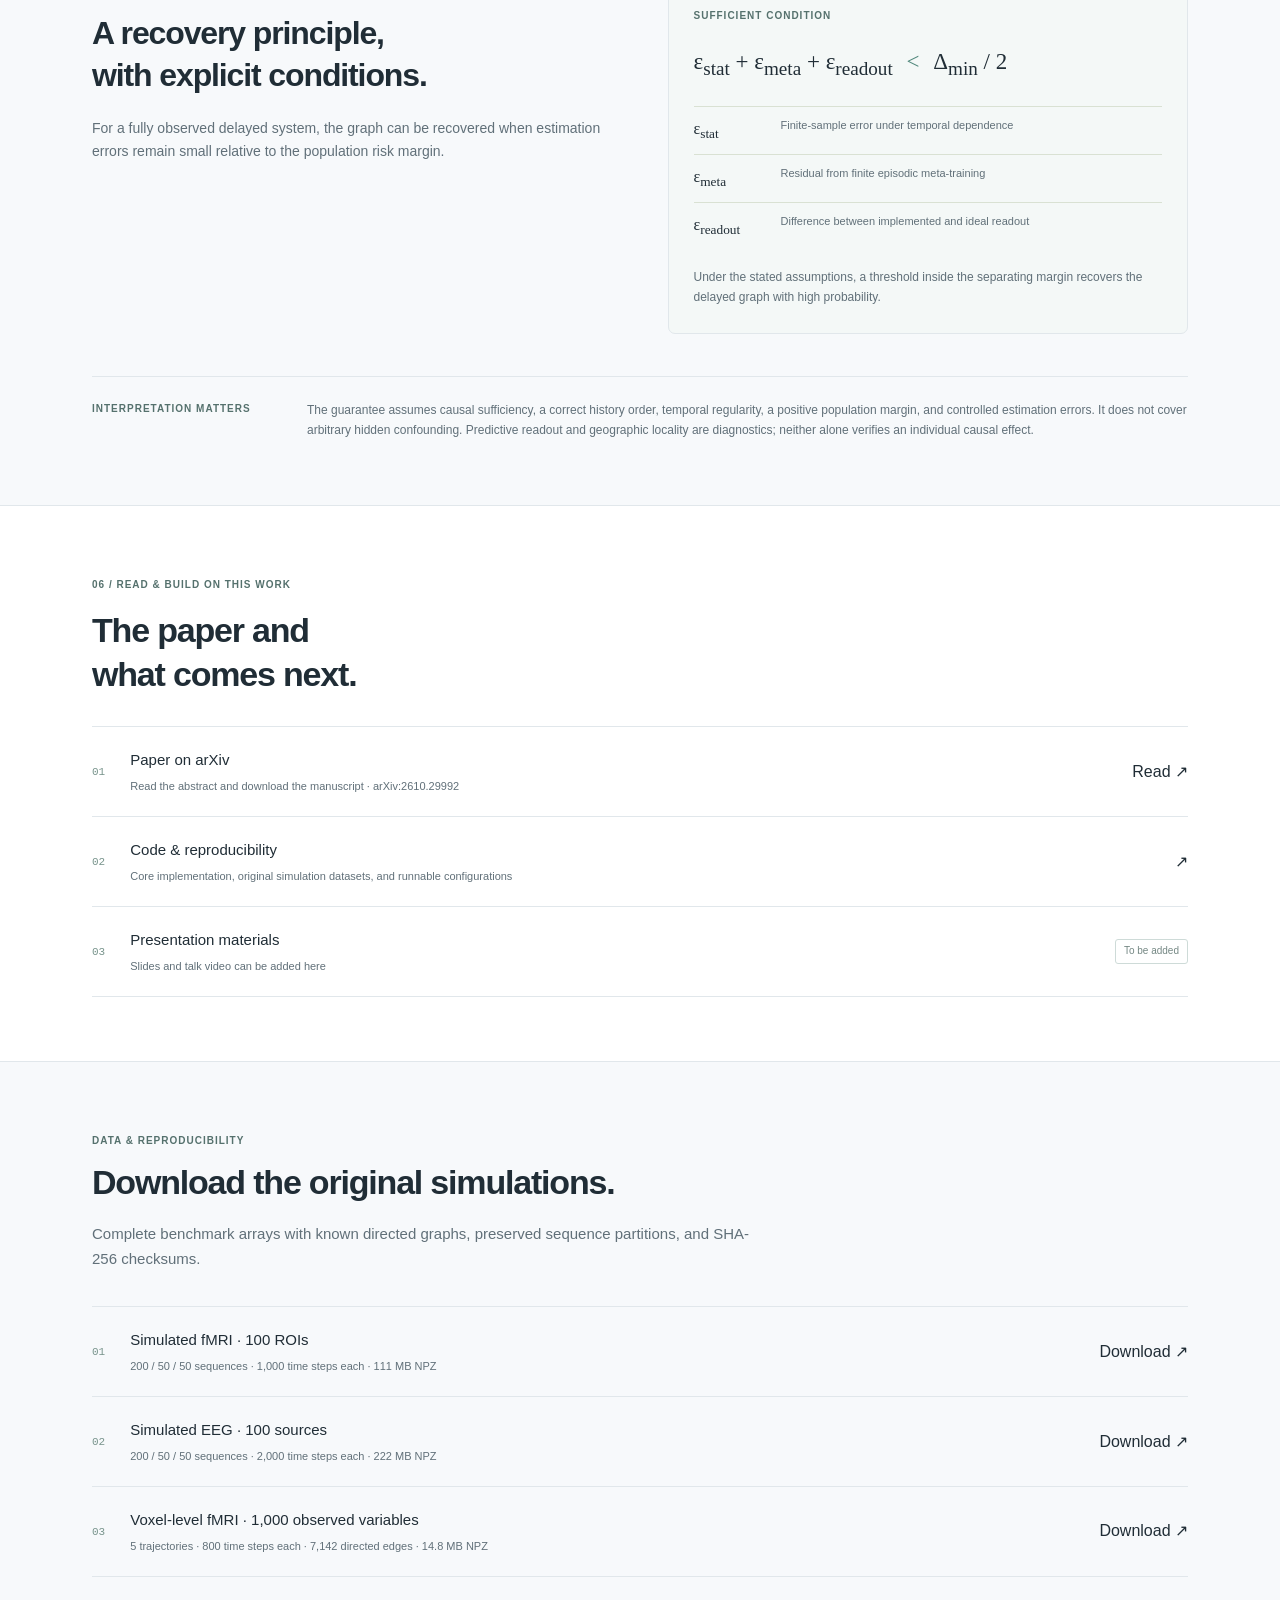
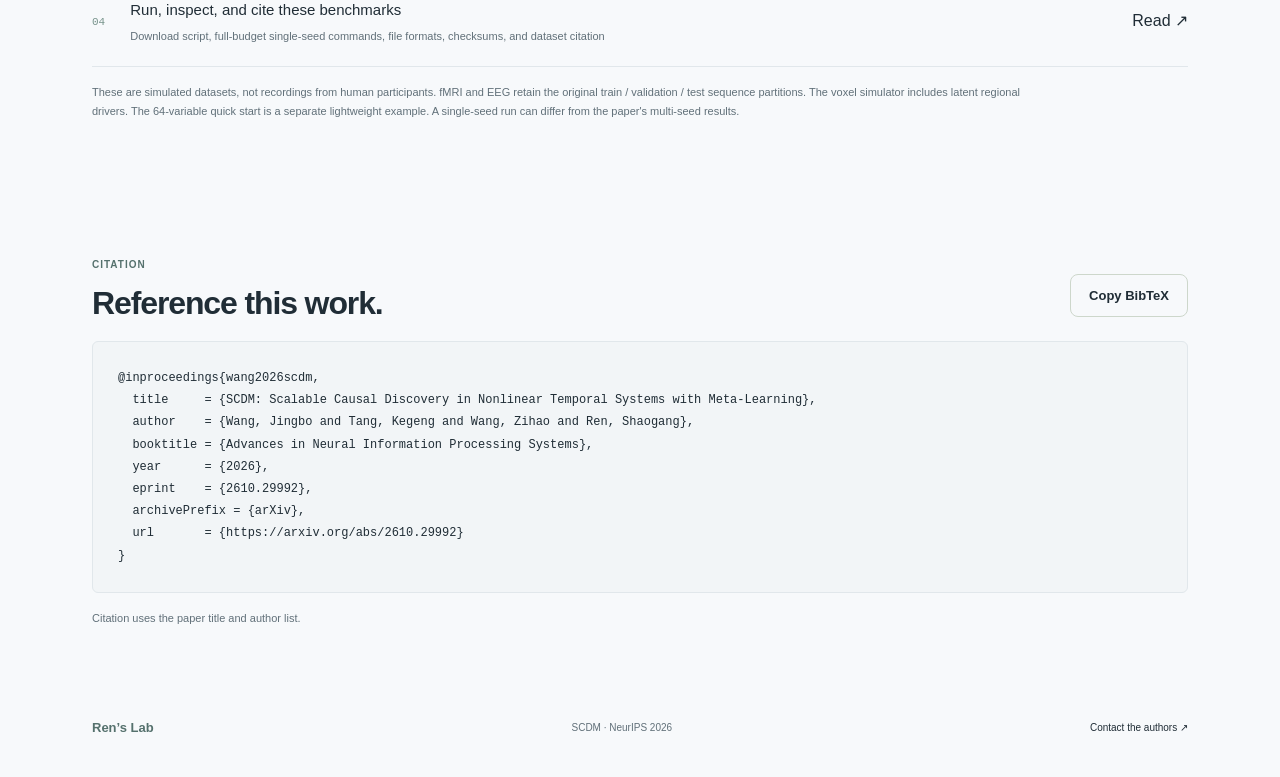
<file: docs/index.html>
<!doctype html>
<html lang="en">
<head>
  <meta charset="utf-8">
  <meta name="viewport" content="width=device-width,initial-scale=1">
  <meta name="theme-color" content="#164c40">
  <meta name="description" content="SCDM: Scalable Causal Discovery in Nonlinear Temporal Systems with Meta-Learning. Shared temporal prediction, target-task sampling, and directed graph readout.">
  <meta property="og:title" content="SCDM — Scalable Causal Discovery with Meta-Learning">
  <meta property="og:description" content="A shared-parameter approach to discovering directed dependencies in large nonlinear temporal systems.">
  <meta property="og:type" content="website">
  <meta property="og:url" content="https://shaogangren.github.io/SCDM/">
  <meta property="og:image" content="https://shaogangren.github.io/SCDM/assets/social-card.png">
  <meta name="twitter:card" content="summary_large_image">
  <link rel="canonical" href="https://shaogangren.github.io/SCDM/">
  <title>SCDM | Scalable Causal Discovery with Meta-Learning</title>
  <link rel="icon" type="image/svg+xml" href="assets/favicon.svg">
  <link rel="stylesheet" href="styles.css?v=20261021-arxiv">
  <link rel="stylesheet" href="academic.css?v=20261021-arxiv">
  <script defer src="content.js?v=20261021-arxiv"></script>
  <script defer src="app.js?v=20261021-arxiv"></script>
</head>
<body>
<a class="skip" href="#overview">Skip to content</a>
<header class="site-header">
  <div class="header-inner">
    <div class="lab-brand"><a href="https://shaogangren.github.io/" target="_blank" rel="noopener">Ren’s Lab</a><span aria-hidden="true">/</span><a href="#top" class="brand" aria-label="SCDM project page">SCDM</a></div>
    <nav aria-label="Main navigation">
      <a href="#overview">Overview</a><a href="#method">Method</a><a href="#results">Results</a><a href="#applications">Visualizations</a><a href="#resources">Resources</a>
    </nav>
  </div>
  <div id="read-progress" aria-hidden="true"></div>
</header>
<main id="top">
  <section class="hero wrap">
    <div class="eyebrow venue"><span class="status-dot"></span><span>NeurIPS 2026</span><span class="venue-divider">/</span><span>Temporal causal discovery</span></div>
    <h1>SCDM: Scalable Causal Discovery in<br class="desktop-break"> Nonlinear Temporal Systems<br class="desktop-break"> with Meta-Learning</h1>
    <p class="hero-deck">A shared-parameter framework for nonlinear temporal causal discovery.</p>
    <div class="authors" id="authors"></div>
    <p class="affiliation">University of Tennessee at Chattanooga</p>
    <div class="resource-badges" aria-label="Project resources">
      <a href="https://arxiv.org/abs/2610.29992" target="_blank" rel="noopener" aria-label="Read the paper on arXiv"><img src="assets/badge-arxiv.svg" width="122" height="20" alt="arXiv: 2610.29992"></a>
      <a href="https://shaogangren.github.io/SCDM/" aria-label="Project page"><img src="assets/badge-project.svg" width="84" height="20" alt="Project: Page"></a>
      <a href="https://github.com/ShaogangRen/SCDM" target="_blank" rel="noopener" aria-label="Code on GitHub"><img src="assets/badge-code.svg" width="83" height="20" alt="Code: GitHub"></a>
      <a href="https://github.com/ShaogangRen/SCDM/releases/tag/datasets-v1" target="_blank" rel="noopener" aria-label="Download the three simulation benchmarks"><img src="assets/badge-data.svg" width="126" height="20" alt="Data: 3 benchmarks"></a>
      <a href="https://github.com/ShaogangRen/SCDM/blob/main/LICENSE" target="_blank" rel="noopener" aria-label="MIT license"><img src="assets/badge-license.svg" width="80" height="20" alt="License: MIT"></a>
    </div>
    <nav class="hero-jump-links" aria-label="Page shortcuts">
      <a href="https://arxiv.org/pdf/2610.29992" target="_blank" rel="noopener">Paper PDF</a><span aria-hidden="true">·</span>
      <a href="https://github.com/ShaogangRen/SCDM#original-simulation-benchmarks" target="_blank" rel="noopener">Run the code</a><span aria-hidden="true">·</span><a href="#overview">Overview</a><span aria-hidden="true">·</span><a href="#method">Method</a><span aria-hidden="true">·</span><a href="#results">Results</a><span aria-hidden="true">·</span><a href="#applications">Visualizations</a><span aria-hidden="true">·</span><a href="#datasets">Data</a><span aria-hidden="true">·</span><a href="#citation">Citation</a>
    </nav>
    <p class="hero-code-status">Explore the core implementation and runnable examples on GitHub.</p>
  </section>
  <section class="visual-story wrap" aria-label="Conceptual SCDM pipeline">
    <div class="story-top"><span class="eyebrow">The idea at a glance</span><span class="micro">Conceptual illustration</span></div>
    <div class="story-grid">
      <div class="story-stage"><div class="story-stage-label"><span>01</span><span>Many temporal variables</span></div><svg id="signals" viewBox="0 0 290 150" role="img" aria-label="Schematic multivariate time series"></svg><p>Each target variable defines a prediction task.</p></div>
      <div class="story-stage story-shared"><div class="story-stage-label"><span>02</span><span>One shared initialization</span></div><div class="matrix-wrap"><svg id="matrix" viewBox="0 0 160 150" role="img" aria-label="Schematic shared structural matrix"></svg><div class="theta">Θ = {θ, W}<small>predictor + structure</small></div></div><p>Sample targets, adapt on support, update on query.</p></div>
      <div class="story-stage"><div class="story-stage-label"><span>03</span><span>Directed graph scores</span></div><svg id="network" viewBox="0 0 290 150" role="img" aria-label="Schematic directed graph, not an experimental result"></svg><p>Read out continuous scores after training.</p></div>
    </div>
    <div class="story-bottom"><span>Share the predictor. Keep the target-specific structural signal.</span><a href="#method">Explore the method ↓</a></div>
  </section>
  <section id="overview" class="section wrap">
    <div class="section-heading"><span class="eyebrow">01 / Motivation</span><h2>A quadratic problem.<br>A shared learning strategy.</h2></div>
    <div class="two-column motivation">
      <div class="prose"><p class="lead">SCDM treats the prediction of each target variable as a related task, sharing a temporal predictor and a causal-strength matrix across the system.</p><p>When the number of variables grows, so does the space of possible directed relations. Target-wise fitting and repeated conditional testing can become expensive. SCDM processes a subset of target tasks per episode, allowing information from those tasks to update a shared initialization.</p><p>Task sampling reduces per-episode target processing. The dense structural matrix and complete graph readout still depend on system dimension.</p></div>
      <div class="dimension-lab"><div class="lab-header"><span class="eyebrow">Explore the candidate edge space</span><span class="micro">d(d − 1)</span></div><div class="dimension-number"><output id="edge-count" for="dimension">999,000</output><span>possible directed pairs</span></div><label for="dimension"><span>Variables</span><output id="variable-count" for="dimension">1,000</output></label><input id="dimension" type="range" min="10" max="3000" step="10" value="1000"><div class="presets" aria-label="Choose graph dimension"><button data-dimension="100">100</button><button data-dimension="1000" class="selected">1,000</button><button data-dimension="3000">3,000</button></div><p class="micro">Counts exclude self-edges. This calculation illustrates graph size, not measured runtime.</p></div>
    </div>
    <details class="abstract"><summary><span>Read the abstract</span><span aria-hidden="true">＋</span></summary><p id="abstract-text"></p></details>
  </section>
  <section id="method" class="section section-tint">
    <div class="wrap">
      <div class="section-heading"><span class="eyebrow">02 / Method</span><h2>Adapt locally.<br>Learn collectively.</h2><p>Temporary task adaptation and persistent shared learning play different roles. Follow one SCDM episode below.</p></div>
      <div class="walkthrough">
        <div class="step-list" role="tablist" aria-label="SCDM method steps" aria-orientation="vertical" id="method-tabs"></div>
        <div id="step-panel" class="step-panel" role="tabpanel" aria-live="polite" tabindex="0"><span class="step-tag" id="step-tag"></span><h3 id="step-title"></h3><div id="step-diagram" class="step-diagram" aria-hidden="true"></div><div id="step-equation" class="equation"></div><p id="step-copy"></p><div class="step-pagination" aria-hidden="true"><i></i><i></i><i></i><i></i></div></div>
      </div>
      <figure class="paper-figure method-figure"><div class="figure-header"><span class="eyebrow">Original paper overview</span><button class="zoom" data-image="assets/method.webp" data-alt="Original SCDM pipeline figure">Expand figure ↗</button></div><button class="figure-image-button" data-image="assets/method.webp" data-alt="Original SCDM pipeline figure" aria-label="Expand original method figure"><img src="assets/method.webp" width="2256" height="1792" alt="Original SCDM overview: temporal data, sampled target tasks, shared parameters, support adaptation, and query meta-updates" loading="lazy"></button><figcaption>Each sampled target starts from the shared parameters. Support adaptation creates a temporary copy; query losses update the persistent initialization. Graph scoring follows training.</figcaption></figure>
    </div>
  </section>
  <section id="results" class="section wrap">
    <div class="section-heading"><span class="eyebrow">03 / Controlled recovery</span><h2>Recover directed structure.<br>Across controlled systems.</h2><p>Known directed graphs let us evaluate edge-ranking performance. Results vary with the dataset and the metric.</p></div>
    <div class="result-controls"><div class="segmented" id="dataset-tabs" role="tablist" aria-label="Select benchmark"></div><fieldset class="metric-toggle"><legend class="sr-only">Evaluation metric</legend><label><input type="radio" name="metric" value="auroc">AUROC</label><label><input type="radio" name="metric" value="auprc" checked>AUPRC</label></fieldset></div>
    <div class="result-panel" role="tabpanel" id="result-panel" aria-live="polite"><div class="chart-caption"><h3 id="chart-title"></h3><span class="micro">Mean ± 95% CI · higher is better</span></div><div id="result-chart" class="result-chart"></div><div class="chart-axis" aria-hidden="true"><span>0.0</span><span>0.2</span><span>0.4</span><span>0.6</span><span>0.8</span><span>1.0</span></div><p id="result-takeaway" class="takeaway"></p></div>
    <div class="table-title"><h3>All benchmark results</h3><span class="micro">Bold: highest reported mean</span></div>
    <div class="table-scroll" role="region" aria-label="All benchmark results table" tabindex="0"><table id="results-table"><caption class="sr-only">Controlled graph recovery, mean plus or minus 95 percent confidence interval</caption><thead></thead><tbody></tbody></table></div>
    <p class="figure-note">Values transcribed from the manuscript’s controlled-recovery table. AUROC and AUPRC are threshold-independent and unitless; self-edges are excluded. Rankings use reported means and do not imply statistical significance.</p>
  </section>
  <section id="applications" class="section section-tint">
    <div class="wrap"><div class="section-heading"><span class="eyebrow">04 / Visual evidence</span><h2>From brain networks<br>to traffic systems.</h2><p>Controlled simulations and real-world observations answer different questions. Explore the figures and their evaluation roles.</p></div>
      <div id="gallery-tabs" class="gallery-tabs" role="tablist" aria-label="Research visualizations"></div>
      <div id="gallery-panel" role="tabpanel" aria-live="polite"><div class="gallery-head"><div><span class="eyebrow" id="gallery-type"></span><h3 id="gallery-title"></h3></div><button id="gallery-zoom" class="zoom">Expand figure ↗</button></div><figure class="paper-figure gallery-figure"><button id="gallery-image-button" class="figure-image-button"><img id="gallery-image" src="assets/fmri.webp" width="1596" height="1028" alt="Simulated fMRI ground truth and recovered scores" loading="lazy"></button><figcaption id="gallery-caption"></figcaption></figure><p class="gallery-boundary" id="gallery-boundary"></p></div>
      <div class="scale-strip"><div><strong>100</strong><span>ROI-level simulated fMRI</span></div><div><strong>1,000</strong><span>Voxel-level observed variables</span></div><div><strong>3,000</strong><span>Sensors in LargeST-GLA-3000</span></div></div>
      <p class="figure-note">These are benchmark dimensions. The voxel simulator includes latent regional drivers; LargeST has no complete directed causal ground truth.</p>
    </div>
  </section>
  <section id="theory" class="section wrap">
    <div class="theory-layout"><div><span class="eyebrow">05 / Theory & scope</span><h2>A recovery principle,<br>with explicit conditions.</h2><p>For a fully observed delayed system, the graph can be recovered when estimation errors remain small relative to the population risk margin.</p></div><div class="theory-box"><span class="eyebrow">Sufficient condition</span><div class="theory-equation">ε<sub>stat</sub> + ε<sub>meta</sub> + ε<sub>readout</sub> <span>&lt;</span> Δ<sub>min</sub> / 2</div><dl><div><dt>ε<sub>stat</sub></dt><dd>Finite-sample error under temporal dependence</dd></div><div><dt>ε<sub>meta</sub></dt><dd>Residual from finite episodic meta-training</dd></div><div><dt>ε<sub>readout</sub></dt><dd>Difference between implemented and ideal readout</dd></div></dl><p>Under the stated assumptions, a threshold inside the separating margin recovers the delayed graph with high probability.</p></div></div>
    <div class="scope-note"><span class="eyebrow">Interpretation matters</span><p>The guarantee assumes causal sufficiency, a correct history order, temporal regularity, a positive population margin, and controlled estimation errors. It does not cover arbitrary hidden confounding. Predictive readout and geographic locality are diagnostics; neither alone verifies an individual causal effect.</p></div>
  </section>
  <section id="resources" class="section resources-section"><div class="wrap"><span class="eyebrow">06 / Read & build on this work</span><div class="resource-heading"><h2>The paper and<br>what comes next.</h2></div><div class="resources-list"><a href="https://arxiv.org/abs/2610.29992" target="_blank" rel="noopener"><span>01</span><div><strong>Paper on arXiv</strong><small>Read the abstract and download the manuscript · arXiv:2610.29992</small></div><span>Read ↗</span></a><a href="https://github.com/ShaogangRen/SCDM" target="_blank" rel="noopener"><span>02</span><div><strong>Code & reproducibility</strong><small>Core implementation, original simulation datasets, and runnable configurations</small></div><span>↗</span></a><div><span>03</span><div><strong>Presentation materials</strong><small>Slides and talk video can be added here</small></div><span class="resource-status">To be added</span></div></div></div></section>
  <section id="datasets" class="section wrap">
    <div class="section-heading"><span class="eyebrow">DATA &amp; REPRODUCIBILITY</span><h2>Download the original simulations.</h2><p>Complete benchmark arrays with known directed graphs, preserved sequence partitions, and SHA-256 checksums.</p></div>
    <div class="resources-list">
      <a href="https://github.com/ShaogangRen/SCDM/releases/download/datasets-v1/fmri100_v1.npz"><span>01</span><div><strong>Simulated fMRI · 100 ROIs</strong><small>200 / 50 / 50 sequences · 1,000 time steps each · 111 MB NPZ</small></div><span>Download ↗</span></a>
      <a href="https://github.com/ShaogangRen/SCDM/releases/download/datasets-v1/eeg100_v1.npz"><span>02</span><div><strong>Simulated EEG · 100 sources</strong><small>200 / 50 / 50 sequences · 2,000 time steps each · 222 MB NPZ</small></div><span>Download ↗</span></a>
      <a href="https://github.com/ShaogangRen/SCDM/releases/download/datasets-v1/voxel1000_v1.npz"><span>03</span><div><strong>Voxel-level fMRI · 1,000 observed variables</strong><small>5 trajectories · 800 time steps each · 7,142 directed edges · 14.8 MB NPZ</small></div><span>Download ↗</span></a>
      <a href="https://github.com/ShaogangRen/SCDM/blob/main/data/README.md" target="_blank" rel="noopener"><span>04</span><div><strong>Run, inspect, and cite these benchmarks</strong><small>Download script, full-budget single-seed commands, file formats, checksums, and dataset citation</small></div><span>Read ↗</span></a>
    </div>
    <p class="figure-note">These are simulated datasets, not recordings from human participants. fMRI and EEG retain the original train / validation / test sequence partitions. The voxel simulator includes latent regional drivers. The 64-variable quick start is a separate lightweight example. A single-seed run can differ from the paper's multi-seed results.</p>
  </section>
  <section id="citation" class="section wrap citation-section"><div class="citation-head"><div><span class="eyebrow">Citation</span><h2>Reference this work.</h2></div><button id="copy-citation" class="button">Copy BibTeX</button></div><pre><code id="bibtex"></code></pre><p class="figure-note">Citation uses the paper title and author list.</p></section>
</main>
<footer class="wrap footer"><a class="brand" href="https://shaogangren.github.io/" target="_blank" rel="noopener">Ren’s Lab</a><p>SCDM · NeurIPS 2026</p><a href="mailto:shaogang-ren@utc.edu">Contact the authors ↗</a></footer>
<dialog id="image-dialog"><div class="dialog-toolbar"><span id="image-caption"></span><a id="image-download" class="zoom" download>Download image ↓</a><button id="close-dialog" class="dialog-close" aria-label="Close enlarged figure">×</button></div><div class="dialog-image-wrap"><img id="enlarged-image" alt=""></div></dialog>
<div id="toast" role="status" aria-live="polite"></div>
<noscript><p class="noscript">Page text and project links are available without JavaScript. Enable JavaScript to use interactive charts and figure expansion.</p></noscript>
</body>
</html>
</file>
<file: styles.css>
@charset "UTF-8";
:root{--paper:#fafaf6;--ink:#20392f;--green:#164c40;--muted:#627169;--line:#dce2d9;--lime:#e4f1ae;--tint:#eff2eb;--serif:Georgia,'Times New Roman',serif;--sans:Inter,'Segoe UI','Microsoft YaHei',Arial,sans-serif}
*{box-sizing:border-box}html{scroll-behavior:smooth;scroll-padding-top:92px}body{margin:0;background:var(--paper);color:var(--ink);font-family:var(--sans);font-size:16px;line-height:1.65;-webkit-font-smoothing:antialiased}button,input{font:inherit}button,a,input{-webkit-tap-highlight-color:transparent}a{color:inherit;text-underline-offset:4px}button{cursor:pointer;color:inherit}button:disabled{cursor:default}button:focus-visible,a:focus-visible,input:focus-visible,summary:focus-visible,[tabindex]:focus-visible{outline:3px solid #b27725;outline-offset:5px}button:focus:not(:focus-visible){outline:none}.wrap{max-width:1160px;padding-left:32px;padding-right:32px;margin:auto}.eyebrow{font-size:11px;letter-spacing:.14em;text-transform:uppercase;font-weight:700}.micro{font-size:12px;color:var(--muted)}h1,h2,h3,p{margin:0}h1,h2{font-family:var(--serif);font-weight:400;letter-spacing:-.035em;line-height:1.1}h2{font-size:clamp(34px,4.5vw,55px)}h3{font-size:22px;line-height:1.3;letter-spacing:-.025em}p{color:var(--muted)}.skip{position:fixed;top:-90px;left:20px;z-index:100;background:var(--ink);color:white;padding:12px}.skip:focus{top:10px}.site-header{position:sticky;top:0;background:rgba(250,250,246,.95);backdrop-filter:blur(14px);z-index:10;border-bottom:1px solid var(--line)}.header-inner{max-width:1340px;margin:auto;padding:18px 36px;display:flex;align-items:center;justify-content:space-between;gap:24px}.brand{display:inline-flex;align-items:center;gap:8px;font-weight:800;font-size:19px;letter-spacing:-.04em;text-decoration:none;white-space:nowrap}.brand-icon{color:var(--green);font-size:28px;line-height:1}.brand-sub{font-size:9px;letter-spacing:.14em;font-weight:500;color:var(--muted);margin-left:8px}nav{display:flex;gap:27px}nav a{font-size:12px;text-decoration:none;color:var(--muted);transition:color .2s}nav a:hover,nav a.active{color:var(--green)}.language{border:1px solid var(--line);border-radius:5px;background:transparent;padding:6px 11px;font-size:12px;white-space:nowrap}.language:hover{background:var(--tint)}#read-progress{height:2px;background:var(--green);width:0;position:absolute;bottom:-1px;left:0}.hero{text-align:center;padding-top:60px;padding-bottom:46px}.venue{display:flex;justify-content:center;align-items:center;gap:11px;font-size:10px}.status-dot{width:6px;height:6px;background:#487958;border-radius:50%}.venue-divider{color:#a2aea3;margin:0 5px}.hero-acronym{font-size:clamp(72px,12vw,143px);font-weight:650;letter-spacing:-.085em;line-height:1.15;margin:24px 0 8px;color:var(--green)}.hero-dot{color:#8da668}h1{font-size:clamp(29px,3.3vw,43px);max-width:960px;margin:0 auto}.hero-deck{font-size:16px;line-height:1.7;margin:21px 0 22px}.authors{display:flex;gap:22px;flex-wrap:wrap;justify-content:center;font-size:14px}.authors a{text-decoration:none}.authors a:hover{text-decoration:underline}.authors sup{font-size:10px;margin-left:3px;color:var(--muted)}.affiliation{font-size:13px;margin:7px 0 22px}.hero-actions{display:flex;gap:9px;justify-content:center;flex-wrap:wrap}.button{display:inline-flex;gap:9px;align-items:center;justify-content:center;border:1px solid #cdd7cb;border-radius:5px;padding:10px 18px;background:transparent;font-size:12px;font-weight:600;text-decoration:none;transition:background .2s,transform .2s;white-space:nowrap}.button:hover{background:var(--tint);transform:translateY(-1px)}.primary{background:var(--green);color:white;border-color:var(--green)}.primary:hover{background:#236354}.hero-code-status{font-size:11px;margin-top:12px;color:#7f897e}.visual-story{padding-top:0}.story-top,.story-bottom{display:flex;justify-content:space-between;gap:12px;align-items:center}.story-top{padding:17px 20px;background:var(--green);color:white;border-radius:8px 8px 0 0}.story-top .micro{color:#bfd0c5}.story-grid{display:grid;grid-template-columns:1fr 1fr 1fr;background:var(--green);color:white;border-top:1px solid #386759}.story-stage{padding:24px 24px 20px;position:relative}.story-stage:not(:last-child){border-right:1px solid #386759}.story-stage:not(:last-child):after{content:'→';position:absolute;right:-14px;top:45%;width:28px;height:28px;border-radius:50%;display:grid;place-items:center;background:#2c6756;z-index:1;color:var(--lime)}.story-stage-label{display:flex;align-items:center;gap:10px;font-size:12px}.story-stage-label>span:first-child{color:#a6c69d;font:11px monospace}.story-stage svg{width:100%;height:150px;display:block;margin:10px 0}.story-stage p{font-size:12px;color:#c5d5c9;max-width:260px}.story-shared{background:#1b5344}.matrix-wrap{display:flex;align-items:center;justify-content:center;height:170px;gap:8px}.matrix-wrap svg{width:130px;margin:0}.theta{font:22px var(--serif);color:var(--lime);white-space:nowrap}.theta small{display:block;font:9px var(--sans);letter-spacing:.025em;color:#bfd0c5;margin-top:10px}.story-bottom{padding:16px 20px;background:#e8eedf;border-radius:0 0 8px 8px;font-size:12px}.story-bottom a{text-decoration:none;font-weight:600}.section{padding-top:86px;padding-bottom:86px}.section-heading{margin-bottom:35px}.section-heading h2{margin:12px 0 18px}.section-heading>p{max-width:670px;font-size:15px}.two-column{display:grid;grid-template-columns:1.05fr 1fr;gap:70px}.prose p{margin-bottom:18px;font-size:15px}.prose .lead{color:var(--ink);font-size:20px;line-height:1.5}.dimension-lab{background:var(--tint);border:1px solid var(--line);padding:26px 28px;border-radius:7px;align-self:start}.lab-header{display:flex;justify-content:space-between;gap:10px}.dimension-number{margin:20px 0 27px}.dimension-number output{display:block;font:clamp(36px,4vw,52px) var(--serif);font-variant-numeric:tabular-nums;letter-spacing:-.035em;line-height:1.15}.dimension-number>span{color:var(--muted);font-size:12px}.dimension-lab label{display:flex;justify-content:space-between;font-size:12px;margin-bottom:12px}.dimension-lab label output{font-weight:700}input[type=range]{width:100%;accent-color:var(--green);cursor:pointer}.presets{display:flex;gap:8px;margin:14px 0 18px}.presets button{border:1px solid #cad3c5;background:transparent;border-radius:4px;padding:3px 13px;font-size:11px}.presets button.selected{background:var(--green);color:white;border-color:var(--green)}.abstract{border-top:1px solid var(--line);border-bottom:1px solid var(--line);margin-top:36px;padding:16px 0}.abstract summary{display:flex;justify-content:space-between;align-items:center;cursor:pointer;font-size:13px;font-weight:600;list-style:none}.abstract summary::-webkit-details-marker{display:none}.abstract[open] summary>span:last-child{transform:rotate(45deg)}.abstract p{font-size:14px;line-height:1.85;max-width:950px;padding:20px 0 7px}.section-tint{background:#f0f3ed;border-top:1px solid #e3e8dd;border-bottom:1px solid #e3e8dd}.walkthrough{display:grid;grid-template-columns:330px 1fr;gap:22px;margin-bottom:40px}.step-list{display:flex;flex-direction:column;gap:7px}.step-list button{border:1px solid var(--line);border-radius:6px;padding:16px 18px;background:#f7f8f3;text-align:left;display:flex;gap:15px;align-items:flex-start}.step-list button[aria-selected=true]{background:var(--green);color:white;border-color:var(--green)}.step-list button>span:first-child{font:11px monospace;margin-top:4px;color:#85927e}.step-list button[aria-selected=true]>span:first-child{color:var(--lime)}.step-list strong{display:block;font-size:13px;font-weight:600}.step-list small{display:block;font-size:11px;color:var(--muted);margin-top:2px}.step-list button[aria-selected=true] small{color:#bfd0c5}.step-panel{border:1px solid var(--line);border-radius:7px;background:var(--paper);padding:28px 34px;min-width:0}.step-tag{font:10px monospace;color:var(--muted);text-transform:uppercase}.step-panel h3{margin:12px 0}.step-diagram{display:flex;gap:11px;align-items:center;justify-content:center;margin:23px 0;min-height:80px}.step-diagram .mini-block{border:1px solid #d3ddcd;padding:15px 14px;border-radius:6px;font-size:12px;line-height:1.5;text-align:center;min-width:90px;background:#f0f3e9}.step-diagram .mini-block.emphasis{background:#dce9c4;border-color:#bdcda5}.step-diagram .arrow{color:#7d956b}.step-panel p{font-size:13px;margin:17px 0 20px}.equation{background:#eaf0df;border-left:3px solid #6a884a;padding:13px 16px;font:18px var(--serif);line-height:1.5;text-align:center;overflow-wrap:anywhere}.step-pagination{display:flex;gap:5px}.step-pagination i{display:block;width:20px;height:3px;background:#d5decc}.step-pagination i.current{background:var(--green)}.paper-figure{margin:0;background:white;border:1px solid var(--line);border-radius:7px;overflow:hidden}.figure-header{display:flex;align-items:center;justify-content:space-between;gap:12px;padding:17px 20px;border-bottom:1px solid var(--line)}.zoom{border:0;background:transparent;font-size:11px;text-decoration:none;font-weight:600;padding:6px 0}.zoom:hover{text-decoration:underline}.figure-image-button{display:block;border:0;background:white;padding:22px;width:100%;cursor:zoom-in}.figure-image-button img{display:block;max-width:100%;height:auto;margin:auto;width:100%}.method-figure .figure-image-button img{max-width:830px}.paper-figure figcaption{border-top:1px solid var(--line);padding:17px 22px;font-size:12px;line-height:1.75;color:var(--muted);background:#fafbf7}.result-controls{display:flex;align-items:center;justify-content:space-between;gap:15px;margin-bottom:20px;flex-wrap:wrap}.segmented{display:flex;gap:4px;flex-wrap:wrap;border:1px solid var(--line);border-radius:6px;padding:4px}.segmented button{border:0;border-radius:3px;background:transparent;font-size:12px;padding:8px 16px}.segmented button[aria-selected=true]{background:var(--green);color:white}.metric-toggle{display:flex;gap:14px;border:0;padding:0;margin:0;font-size:12px}.metric-toggle label{display:flex;gap:5px;align-items:center;cursor:pointer}.metric-toggle input{accent-color:var(--green);margin:0}.result-panel{border:1px solid var(--line);border-radius:7px;padding:28px 30px;background:white}.chart-caption{display:flex;justify-content:space-between;align-items:center;gap:15px;margin-bottom:25px}.chart-caption h3{font-size:18px}.result-chart{display:flex;flex-direction:column;gap:11px}.bar-row{display:grid;grid-template-columns:74px minmax(0,1fr) 112px;align-items:center;gap:15px;font-size:12px}.bar-label{font-weight:500}.bar-row.ours .bar-label{font-weight:800;color:var(--green)}.bar-track{height:25px;position:relative;background:repeating-linear-gradient(to right,transparent 0,transparent calc(20% - 1px),#e9ece6 calc(20% - 1px),#e9ece6 20%);border-left:1px solid #dce2d9;border-right:1px solid #dce2d9}.bar-fill{height:15px;top:5px;position:absolute;left:0;background:#b9c7b6;border-radius:0 2px 2px 0;transition:width .35s}.bar-row.ours .bar-fill{background:var(--green)}.ci-line{position:absolute;top:12px;height:1px;background:#536a54}.ci-line:before,.ci-line:after{content:'';position:absolute;height:7px;width:1px;top:-3px;background:#536a54}.ci-line:before{left:0}.ci-line:after{right:0}.bar-row.ours .ci-line,.bar-row.ours .ci-line:before,.bar-row.ours .ci-line:after{background:#9abd75}.bar-value{font-size:11px;font-variant-numeric:tabular-nums;color:var(--muted);white-space:nowrap}.bar-value strong{font-weight:600;color:var(--ink)}.chart-axis{display:flex;justify-content:space-between;margin:12px 127px 20px 89px;color:#7f8a7b;font:10px monospace}.takeaway{font-size:13px;border-top:1px solid var(--line);padding-top:18px}.table-title{display:flex;justify-content:space-between;align-items:center;gap:12px;margin-top:38px;margin-bottom:16px}.table-title h3{font-size:17px}.table-scroll{overflow-x:auto;border:1px solid var(--line);border-radius:5px}table{width:100%;border-collapse:collapse;font-size:11px;font-variant-numeric:tabular-nums;white-space:nowrap;background:#fff}th,td{padding:12px 14px;text-align:center;border-bottom:1px solid #e5e9e0}th{font-weight:600;background:#f1f4ea}th:first-child,td:first-child{text-align:left}thead tr:last-child th{font-size:10px;color:var(--muted)}tbody tr:last-child td{border-bottom:0}tr.ours{background:#eaf1df;color:var(--green)}tr.ours td:first-child{font-weight:700}.best{font-weight:800;color:var(--green)}.figure-note{font-size:11px;line-height:1.75;margin-top:16px;max-width:960px}.gallery-tabs{display:flex;gap:20px;border-bottom:1px solid #cdd7c9;margin-bottom:25px;flex-wrap:wrap}.gallery-tabs button{padding:12px 0;border:0;border-bottom:2px solid transparent;background:transparent;font-size:12px;color:var(--muted)}.gallery-tabs button[aria-selected=true]{border-color:var(--green);color:var(--green);font-weight:700}.gallery-head{display:flex;align-items:center;justify-content:space-between;gap:20px;margin-bottom:18px}.gallery-head h3{margin-top:7px;font-size:22px}.gallery-figure .figure-image-button img{max-height:670px;object-fit:contain}.gallery-boundary{font-size:12px;padding:15px 18px;background:#e2e8d9;border-left:3px solid #789358;margin-top:15px}.scale-strip{display:grid;grid-template-columns:repeat(3,1fr);margin-top:38px;border-top:1px solid #cdd7c9;border-bottom:1px solid #cdd7c9;padding:25px 0}.scale-strip>div{padding:0 24px;border-right:1px solid #cdd7c9}.scale-strip>div:first-child{padding-left:0}.scale-strip>div:last-child{border-right:0}.scale-strip strong{font:40px var(--serif);letter-spacing:-.045em;display:block}.scale-strip span{font-size:11px;color:var(--muted)}.theory-layout{display:grid;grid-template-columns:1fr 1fr;gap:55px}.theory-layout h2{margin:12px 0 20px;font-size:42px}.theory-layout>div>p{font-size:14px}.theory-box{border:1px solid var(--line);border-radius:7px;padding:25px;background:var(--tint)}.theory-equation{font:23px var(--serif);margin:22px 0 26px;white-space:normal}.theory-equation>span{color:#98a64a;padding:0 8px}dl{margin:0}dl>div{display:grid;grid-template-columns:75px 1fr;font-size:11px;gap:12px;padding:9px 0;border-top:1px solid #d9e1d3}dt{font-family:var(--serif);font-size:16px}dd{margin:0;color:var(--muted)}.theory-box>p{margin-top:18px;font-size:12px!important}.scope-note{display:grid;grid-template-columns:190px 1fr;gap:25px;margin-top:42px;border-top:1px solid var(--line);padding-top:24px}.scope-note p{font-size:12px}.resources-section{background:var(--green);color:#f3f7ec}.resources-section .eyebrow{color:#c4d5bb}.resource-heading{display:flex;justify-content:space-between;align-items:center;gap:30px;margin:12px 0 30px}.button.light{border-color:#658576;color:white}.button.light:hover{background:#2e6655}.resources-list{border-top:1px solid #3b6a59}.resources-list>a,.resources-list>div{display:flex;gap:25px;align-items:center;padding:21px 0;border-bottom:1px solid #3b6a59;text-decoration:none}.resources-list>a:hover{background:#1a5545}.resources-list>a>span:first-child,.resources-list>div>span:first-child{font:11px monospace;color:#afc89d}.resources-list strong{display:block;font-size:15px;font-weight:500}.resources-list small{display:block;color:#b9ccc0;font-size:11px;margin-top:4px}.resources-list>a>span:last-child,.resources-list>div>span:last-child{margin-left:auto}.resource-status{font-size:10px;padding:3px 8px;border:1px solid #668572;border-radius:3px;color:#bdd0ba;white-space:nowrap}.citation-section{padding-bottom:50px}.citation-head{display:flex;justify-content:space-between;align-items:center;gap:20px}.citation-head h2{font-size:36px;margin:10px 0 20px}pre{background:#edf1e7;border:1px solid var(--line);border-radius:6px;padding:25px;font-size:12px;line-height:1.85;overflow:auto;margin:0}pre code{font-family:Consolas,'Courier New',monospace;white-space:pre-wrap;overflow-wrap:anywhere}.footer{display:flex;align-items:center;justify-content:space-between;gap:20px;padding-top:25px;padding-bottom:30px;border-top:1px solid var(--line)}.footer p,.footer>a:last-child{font-size:10px}.footer>a:last-child{text-decoration:none}.sr-only{position:absolute;width:1px;height:1px;padding:0;margin:-1px;overflow:hidden;clip:rect(0,0,0,0);white-space:nowrap;border:0}dialog{width:min(94vw,1450px);max-height:94vh;padding:0;border:1px solid #cdd7c9;border-radius:8px;background:white;color:var(--ink)}dialog::backdrop{background:rgba(17,38,31,.78);backdrop-filter:blur(5px)}.dialog-toolbar{display:flex;align-items:center;gap:20px;padding:13px 20px;border-bottom:1px solid var(--line);font-size:12px}.dialog-toolbar>span{margin-right:auto}.dialog-close{background:transparent;border:0;padding:1px 9px;font-size:26px}.dialog-image-wrap{overflow:auto;max-height:calc(94vh - 64px);padding:20px}.dialog-image-wrap img{width:100%;height:auto;display:block}body.dialog-open{overflow:hidden}#toast{position:fixed;bottom:24px;left:50%;transform:translate(-50%,15px);opacity:0;background:var(--green);color:white;padding:12px 22px;border-radius:5px;font-size:12px;pointer-events:none;z-index:30;transition:.2s}#toast.visible{opacity:1;transform:translate(-50%,0)}.noscript{text-align:center;padding:25px}
@media(min-width:1400px){.hero{padding-top:70px}.hero-acronym{font-size:154px}.visual-story{margin-top:8px}}
@media(max-width:950px){.header-inner{padding:15px 24px}nav{gap:17px}.brand-sub{display:none}.two-column{gap:35px}.walkthrough{grid-template-columns:260px 1fr}.step-panel{padding:25px}.step-diagram{gap:8px}.step-diagram .mini-block{min-width:65px;padding:12px 8px;font-size:10px}.theory-layout{gap:30px}.theory-layout h2{font-size:35px}.story-stage{padding:18px 17px}.theta{font-size:18px}.matrix-wrap svg{width:105px}.bar-row{grid-template-columns:65px minmax(0,1fr) 100px;gap:10px}.chart-axis{margin-left:75px;margin-right:110px}}
@media(max-width:700px){html{scroll-padding-top:100px}.wrap{padding-left:22px;padding-right:22px}.header-inner{flex-wrap:wrap;gap:5px;padding:10px 22px}.brand{font-size:17px}.brand-icon{font-size:24px}.language{margin-left:auto;order:1}nav{order:2;flex-basis:100%;gap:0;justify-content:space-between;margin-top:6px}nav a{font-size:10px}.hero{padding-top:36px;padding-bottom:32px}.venue{font-size:9px;gap:7px;flex-wrap:wrap}.venue-divider{margin:0}.hero-acronym{margin-top:22px;font-size:94px}h1{font-size:29px;line-height:1.17}.desktop-break{display:none}.hero-deck{font-size:13px;margin:18px 0}.authors{gap:8px 17px;font-size:12px}.affiliation{font-size:11px;margin:9px 0 20px}.button{font-size:11px;padding:9px 12px}.hero-actions{gap:7px}.story-top{padding:14px}.story-top .eyebrow{font-size:9px}.story-top .micro{font-size:9px}.story-grid{grid-template-columns:1fr}.story-stage{display:grid;grid-template-columns:1fr 130px;grid-template-rows:auto auto;padding:19px}.story-stage:not(:last-child){border-right:0;border-bottom:1px solid #386759}.story-stage-label{grid-column:1;align-self:end;display:block;font-size:12px}.story-stage-label>span:first-child{display:block;margin-bottom:5px}.story-stage p{grid-column:1;grid-row:2;font-size:11px;margin-top:9px}.story-stage>svg,.story-stage>.matrix-wrap{grid-column:2;grid-row:1/3;height:100px;margin:0}.story-stage>svg{width:130px}.story-stage:not(:last-child):after{right:calc(50% - 14px);top:auto;bottom:-14px;transform:rotate(90deg);font-size:15px}.matrix-wrap{gap:0;display:block;position:relative}.matrix-wrap svg{width:90px;height:85px;margin-left:20px}.theta{font-size:13px;text-align:center;line-height:1}.theta small{display:none}.story-bottom{padding:14px;font-size:10px;align-items:start}.story-bottom>span{max-width:65%}.story-bottom a{white-space:nowrap}.section{padding-top:57px;padding-bottom:57px}.section-heading{margin-bottom:25px}.section-heading h2{font-size:36px}.section-heading>p{font-size:13px}.two-column{grid-template-columns:1fr;gap:23px}.prose .lead{font-size:18px}.prose p{font-size:13px}.dimension-lab{padding:23px}.dimension-number output{font-size:46px}.abstract{margin-top:25px}.abstract p{font-size:12px}.walkthrough{grid-template-columns:1fr;gap:15px}.step-list{display:grid;grid-template-columns:1fr 1fr;gap:7px}.step-list button{padding:12px 10px;gap:8px}.step-list strong{font-size:11px}.step-list small{font-size:9px}.step-list button>span:first-child{font-size:9px}.step-panel{padding:23px;min-height:330px}.step-panel h3{font-size:20px}.step-panel p{font-size:12px}.equation{font-size:16px;padding:12px}.step-diagram .mini-block{padding:12px;font-size:11px}.figure-header{padding:13px}.figure-header .eyebrow{font-size:9px}.zoom{font-size:10px}.figure-image-button{padding:10px}.paper-figure figcaption{padding:13px;font-size:11px}.result-controls{gap:15px}.segmented{width:100%;justify-content:space-between}.segmented button{padding:7px 10px;font-size:11px}.metric-toggle{margin-left:auto}.result-panel{padding:20px 16px}.chart-caption{align-items:start;flex-direction:column;gap:5px;margin-bottom:20px}.chart-caption h3{font-size:16px}.chart-caption .micro{font-size:10px}.bar-row{grid-template-columns:49px minmax(0,1fr) 94px;gap:7px;font-size:10px}.bar-value{font-size:9px}.bar-track{height:23px}.bar-fill{height:13px}.ci-line{top:11px}.chart-axis{margin-left:56px;margin-right:101px;font-size:8px}.takeaway{font-size:11px}.table-title{align-items:start;margin-top:28px}.table-title h3{font-size:14px}.table-title .micro{font-size:9px;max-width:130px;text-align:right}.table-scroll th,.table-scroll td{padding:10px}.gallery-tabs{gap:17px}.gallery-tabs button{font-size:11px}.gallery-head{align-items:start}.gallery-head h3{font-size:18px}.gallery-head .eyebrow{font-size:9px}.gallery-head .zoom{white-space:nowrap}.gallery-boundary{font-size:11px}.scale-strip{margin-top:26px;padding:20px 0;gap:10px}.scale-strip>div{padding:0 10px 0 0}.scale-strip strong{font-size:29px}.scale-strip span{display:block;font-size:9px;line-height:1.5;margin-top:7px}.theory-layout{grid-template-columns:1fr;gap:25px}.theory-layout h2{font-size:35px}.theory-layout>div>p{font-size:13px}.theory-box{padding:22px}.theory-equation{font-size:21px}.scope-note{grid-template-columns:1fr;gap:12px;margin-top:25px}.scope-note p{font-size:11px}.resource-heading{align-items:start;flex-direction:column;gap:20px}.resource-heading h2{font-size:35px}.resources-list>a,.resources-list>div{gap:15px}.resources-list strong{font-size:12px}.resources-list small{font-size:10px;max-width:195px}.resource-status{font-size:9px;padding:3px 6px}.citation-head h2{font-size:29px}.citation-head .button{font-size:10px;padding:9px 11px}.citation-section pre{padding:19px;font-size:10px}.footer{flex-wrap:wrap;gap:12px}.footer p{order:3;flex-basis:100%;font-size:9px}.footer>a:last-child{margin-left:auto}.dialog-toolbar{padding:10px 13px;gap:10px}.dialog-toolbar>span{font-size:10px}.dialog-image-wrap{padding:10px}.figure-note{font-size:10px}}
html[lang=zh-CN] h1,html[lang=zh-CN] h2{font-family:'Microsoft YaHei','PingFang SC',var(--sans);letter-spacing:-.035em;font-weight:500}html[lang=zh-CN] h1{font-size:clamp(25px,3.1vw,40px)}html[lang=zh-CN] h2{line-height:1.2}html[lang=zh-CN] .eyebrow{letter-spacing:.05em}html[lang=zh-CN] .hero-deck{letter-spacing:.025em}html[lang=zh-CN] .hero-acronym{font-family:var(--sans)}
@media(prefers-reduced-motion:reduce){html{scroll-behavior:auto}*,*:before,*:after{animation:none!important;transition:none!important}}
tbody th{background:inherit}tr.ours th{color:var(--green);font-weight:700}
</file>
<file: academic.css>
/* Academic project presentation, inspired by the title-led SVG project page. */
:root{--paper:#fff;--ink:#202d36;--green:#286f67;--muted:#617079;--line:#e1e7eb;--tint:#f6f9fa;--lime:#e5f1ed}
body{background:#f7f9fb;color:var(--ink);font-family:'Segoe UI',Inter,'Microsoft YaHei',Arial,sans-serif;font-size:16px}
.site-header{background:rgba(255,255,255,.97);border-bottom:1px solid #e5e9ec;box-shadow:0 1px 7px #142d3a06}
.header-inner{padding-top:15px;padding-bottom:15px}.lab-brand{display:flex;align-items:center;gap:13px;white-space:nowrap;font-size:13px}.lab-brand>a{text-decoration:none;font-weight:600}.lab-brand>a:first-child{color:#567278}.lab-brand>span{color:#b6c1c7}.brand{font-size:16px;letter-spacing:0;font-weight:650}.lab-brand a:hover{text-decoration:underline}
nav a{font-size:12px}.language{border-radius:7px}
.hero{margin-top:40px;margin-bottom:30px;padding:42px 35px 36px;background:white;border:1px solid var(--line);border-radius:17px;box-shadow:0 8px 28px #26394706;max-width:1096px}
.hero .venue{font-size:10px;letter-spacing:.09em;margin-bottom:22px}.status-dot{background:#418d80}
h1,h2,h3{font-family:'Segoe UI',Inter,'Microsoft YaHei',Arial,sans-serif;font-weight:650;letter-spacing:-.035em}
h1{font-size:clamp(29px,3.2vw,42px);line-height:1.23;max-width:1000px;color:#24313b}
.hero-deck{font-size:15px;line-height:1.75;max-width:760px;margin:20px auto 24px;color:#69777e}
.authors{gap:25px;font-size:16px;line-height:1.7}.authors a{color:#286e92;font-weight:500}.authors a:hover{text-decoration:underline}.author-name{color:#495c67}.affiliation{font-size:14px;margin:17px 0 22px}.hero-actions{gap:12px}.button{border-radius:8px;font-size:13px;padding:10px 18px}.hero-code-status{font-size:11px;margin-top:14px}
.visual-story{max-width:1160px}.story-top{background:white;color:var(--ink);border:1px solid var(--line);border-bottom:0;padding:18px 22px;border-radius:9px 9px 0 0}.story-top .micro{color:var(--muted)}.story-grid{background:white;color:var(--ink);border:1px solid var(--line);border-top-color:#eef1f3}.story-stage{padding:23px 24px 20px}.story-stage:not(:last-child){border-right:1px solid var(--line)}.story-stage:not(:last-child):after{background:#edf5f2;color:#438479}.story-stage-label>span:first-child{color:#78948c}.story-stage p{color:var(--muted)}.story-shared{background:#f8fbfa}.theta{color:#306d65}.theta small{color:#7c8b8b}.story-bottom{background:#f0f5f4;border:1px solid var(--line);border-top:0}
.section{padding-top:64px;padding-bottom:64px}.section-heading h2{font-size:34px;line-height:1.25;margin-top:9px}.section-heading>p{font-size:15px}.section-tint{background:#f5f8f9;border-color:#e6ecef}.prose .lead{font-size:19px}.eyebrow{letter-spacing:.1em;font-size:10px;color:#55716d}.step-list button[aria-selected=true] small{color:#d0e4de}.step-list button[aria-selected=true]>span:first-child{color:#d9eee7}.step-tag{color:#69797c}.equation{background:#f0f6f3;border-left-color:#78a798}.dimension-lab{background:#f1f6f5}.paper-figure{border-radius:9px}.paper-figure figcaption{background:#fafcfc}.section-tint .step-panel{background:white}.result-panel{box-shadow:0 3px 15px #24384203}.gallery-boundary{background:#edf4f1;border-left-color:#79a699}.theory-layout h2{font-size:32px;line-height:1.3}.theory-box{background:#f4f8f7}.theory-equation{font-size:23px}.theory-equation>span{color:#50877b}
.resources-section{background:white;color:var(--ink);border-top:1px solid var(--line);border-bottom:1px solid var(--line)}.resources-section .eyebrow{color:#55716d}.resource-heading h2{font-size:34px;line-height:1.3}.button.light{border-color:#cad8d8;color:var(--green)}.button.light:hover{background:#f0f6f4}.resources-list{border-top-color:var(--line)}.resources-list>a,.resources-list>div{border-bottom-color:var(--line)}.resources-list>a:hover{background:#f7faf9}.resources-list>a>span:first-child,.resources-list>div>span:first-child{color:#78948c}.resources-list small{color:var(--muted)}.resource-status{border-color:#cedbd8;color:#758884}.citation-head h2{font-size:32px}.citation-section pre{background:#f2f5f7}.footer{border-top:0}.footer .brand{font-size:13px;color:#55716d}
html[lang=zh-CN] h1,html[lang=zh-CN] h2{font-weight:600}.hero-acronym{display:none}
@media(min-width:1400px){.hero{padding-top:42px}.visual-story{margin-top:0}}
@media(max-width:950px){.hero{margin-left:32px;margin-right:32px}.lab-brand{font-size:12px;gap:8px}.header-inner{gap:17px}.authors{font-size:15px;gap:18px}}
@media(max-width:700px){.hero{margin:25px 22px;padding:30px 21px 26px;border-radius:12px}h1{font-size:29px;line-height:1.25}.hero .venue{font-size:9px;margin-bottom:18px}.hero-deck{font-size:12px;margin:17px auto 20px}.authors{gap:9px 17px;font-size:13px}.affiliation{font-size:12px;margin:15px 0 20px}.hero-actions{gap:8px}.hero-actions .button{font-size:11px;padding:9px 11px}.lab-brand{font-size:12px}.brand{font-size:14px}.story-top{padding:14px}.story-stage{padding:18px}.story-stage:not(:last-child){border-right:0;border-bottom:1px solid var(--line)}.story-stage:not(:last-child):after{background:#e5efeb}.section{padding-top:49px;padding-bottom:49px}.section-heading h2{font-size:29px}.theory-layout h2,.resource-heading h2{font-size:29px}.citation-head h2{font-size:27px}.theta{font-size:13px}.hero-code-status{font-size:10px}.story-bottom{font-size:10px}}
</file>
<file: docs/styles.css>
@charset "UTF-8";
:root{--paper:#fafaf6;--ink:#20392f;--green:#164c40;--muted:#627169;--line:#dce2d9;--lime:#e4f1ae;--tint:#eff2eb;--serif:Georgia,'Times New Roman',serif;--sans:Inter,'Segoe UI','Microsoft YaHei',Arial,sans-serif}
*{box-sizing:border-box}html{scroll-behavior:smooth;scroll-padding-top:92px}body{margin:0;background:var(--paper);color:var(--ink);font-family:var(--sans);font-size:16px;line-height:1.65;-webkit-font-smoothing:antialiased}button,input{font:inherit}button,a,input{-webkit-tap-highlight-color:transparent}a{color:inherit;text-underline-offset:4px}button{cursor:pointer;color:inherit}button:disabled{cursor:default}button:focus-visible,a:focus-visible,input:focus-visible,summary:focus-visible,[tabindex]:focus-visible{outline:3px solid #b27725;outline-offset:5px}button:focus:not(:focus-visible){outline:none}.wrap{max-width:1160px;padding-left:32px;padding-right:32px;margin:auto}.eyebrow{font-size:11px;letter-spacing:.14em;text-transform:uppercase;font-weight:700}.micro{font-size:12px;color:var(--muted)}h1,h2,h3,p{margin:0}h1,h2{font-family:var(--serif);font-weight:400;letter-spacing:-.035em;line-height:1.1}h2{font-size:clamp(34px,4.5vw,55px)}h3{font-size:22px;line-height:1.3;letter-spacing:-.025em}p{color:var(--muted)}.skip{position:fixed;top:-90px;left:20px;z-index:100;background:var(--ink);color:white;padding:12px}.skip:focus{top:10px}.site-header{position:sticky;top:0;background:rgba(250,250,246,.95);backdrop-filter:blur(14px);z-index:10;border-bottom:1px solid var(--line)}.header-inner{max-width:1340px;margin:auto;padding:18px 36px;display:flex;align-items:center;justify-content:space-between;gap:24px}.brand{display:inline-flex;align-items:center;gap:8px;font-weight:800;font-size:19px;letter-spacing:-.04em;text-decoration:none;white-space:nowrap}.brand-icon{color:var(--green);font-size:28px;line-height:1}.brand-sub{font-size:9px;letter-spacing:.14em;font-weight:500;color:var(--muted);margin-left:8px}nav{display:flex;gap:27px}nav a{font-size:12px;text-decoration:none;color:var(--muted);transition:color .2s}nav a:hover,nav a.active{color:var(--green)}#read-progress{height:2px;background:var(--green);width:0;position:absolute;bottom:-1px;left:0}.hero{text-align:center;padding-top:60px;padding-bottom:46px}.venue{display:flex;justify-content:center;align-items:center;gap:11px;font-size:10px}.status-dot{width:6px;height:6px;background:#487958;border-radius:50%}.venue-divider{color:#a2aea3;margin:0 5px}.hero-acronym{font-size:clamp(72px,12vw,143px);font-weight:650;letter-spacing:-.085em;line-height:1.15;margin:24px 0 8px;color:var(--green)}.hero-dot{color:#8da668}h1{font-size:clamp(29px,3.3vw,43px);max-width:960px;margin:0 auto}.hero-deck{font-size:16px;line-height:1.7;margin:21px 0 22px}.authors{display:flex;gap:22px;flex-wrap:wrap;justify-content:center;font-size:14px}.authors a{text-decoration:none}.authors a:hover{text-decoration:underline}.authors sup{font-size:10px;margin-left:3px;color:var(--muted)}.affiliation{font-size:13px;margin:7px 0 22px}.hero-actions{display:flex;gap:9px;justify-content:center;flex-wrap:wrap}.button{display:inline-flex;gap:9px;align-items:center;justify-content:center;border:1px solid #cdd7cb;border-radius:5px;padding:10px 18px;background:transparent;font-size:12px;font-weight:600;text-decoration:none;transition:background .2s,transform .2s;white-space:nowrap}.button:hover{background:var(--tint);transform:translateY(-1px)}.primary{background:var(--green);color:white;border-color:var(--green)}.primary:hover{background:#236354}.hero-code-status{font-size:11px;margin-top:12px;color:#7f897e}.visual-story{padding-top:0}.story-top,.story-bottom{display:flex;justify-content:space-between;gap:12px;align-items:center}.story-top{padding:17px 20px;background:var(--green);color:white;border-radius:8px 8px 0 0}.story-top .micro{color:#bfd0c5}.story-grid{display:grid;grid-template-columns:1fr 1fr 1fr;background:var(--green);color:white;border-top:1px solid #386759}.story-stage{padding:24px 24px 20px;position:relative}.story-stage:not(:last-child){border-right:1px solid #386759}.story-stage:not(:last-child):after{content:'→';position:absolute;right:-14px;top:45%;width:28px;height:28px;border-radius:50%;display:grid;place-items:center;background:#2c6756;z-index:1;color:var(--lime)}.story-stage-label{display:flex;align-items:center;gap:10px;font-size:12px}.story-stage-label>span:first-child{color:#a6c69d;font:11px monospace}.story-stage svg{width:100%;height:150px;display:block;margin:10px 0}.story-stage p{font-size:12px;color:#c5d5c9;max-width:260px}.story-shared{background:#1b5344}.matrix-wrap{display:flex;align-items:center;justify-content:center;height:170px;gap:8px}.matrix-wrap svg{width:130px;margin:0}.theta{font:22px var(--serif);color:var(--lime);white-space:nowrap}.theta small{display:block;font:9px var(--sans);letter-spacing:.025em;color:#bfd0c5;margin-top:10px}.story-bottom{padding:16px 20px;background:#e8eedf;border-radius:0 0 8px 8px;font-size:12px}.story-bottom a{text-decoration:none;font-weight:600}.section{padding-top:86px;padding-bottom:86px}.section-heading{margin-bottom:35px}.section-heading h2{margin:12px 0 18px}.section-heading>p{max-width:670px;font-size:15px}.two-column{display:grid;grid-template-columns:1.05fr 1fr;gap:70px}.prose p{margin-bottom:18px;font-size:15px}.prose .lead{color:var(--ink);font-size:20px;line-height:1.5}.dimension-lab{background:var(--tint);border:1px solid var(--line);padding:26px 28px;border-radius:7px;align-self:start}.lab-header{display:flex;justify-content:space-between;gap:10px}.dimension-number{margin:20px 0 27px}.dimension-number output{display:block;font:clamp(36px,4vw,52px) var(--serif);font-variant-numeric:tabular-nums;letter-spacing:-.035em;line-height:1.15}.dimension-number>span{color:var(--muted);font-size:12px}.dimension-lab label{display:flex;justify-content:space-between;font-size:12px;margin-bottom:12px}.dimension-lab label output{font-weight:700}input[type=range]{width:100%;accent-color:var(--green);cursor:pointer}.presets{display:flex;gap:8px;margin:14px 0 18px}.presets button{border:1px solid #cad3c5;background:transparent;border-radius:4px;padding:3px 13px;font-size:11px}.presets button.selected{background:var(--green);color:white;border-color:var(--green)}.abstract{border-top:1px solid var(--line);border-bottom:1px solid var(--line);margin-top:36px;padding:16px 0}.abstract summary{display:flex;justify-content:space-between;align-items:center;cursor:pointer;font-size:13px;font-weight:600;list-style:none}.abstract summary::-webkit-details-marker{display:none}.abstract[open] summary>span:last-child{transform:rotate(45deg)}.abstract p{font-size:14px;line-height:1.85;max-width:950px;padding:20px 0 7px}.section-tint{background:#f0f3ed;border-top:1px solid #e3e8dd;border-bottom:1px solid #e3e8dd}.walkthrough{display:grid;grid-template-columns:330px 1fr;gap:22px;margin-bottom:40px}.step-list{display:flex;flex-direction:column;gap:7px}.step-list button{border:1px solid var(--line);border-radius:6px;padding:16px 18px;background:#f7f8f3;text-align:left;display:flex;gap:15px;align-items:flex-start}.step-list button[aria-selected=true]{background:var(--green);color:white;border-color:var(--green)}.step-list button>span:first-child{font:11px monospace;margin-top:4px;color:#85927e}.step-list button[aria-selected=true]>span:first-child{color:var(--lime)}.step-list strong{display:block;font-size:13px;font-weight:600}.step-list small{display:block;font-size:11px;color:var(--muted);margin-top:2px}.step-list button[aria-selected=true] small{color:#bfd0c5}.step-panel{border:1px solid var(--line);border-radius:7px;background:var(--paper);padding:28px 34px;min-width:0}.step-tag{font:10px monospace;color:var(--muted);text-transform:uppercase}.step-panel h3{margin:12px 0}.step-diagram{display:flex;gap:11px;align-items:center;justify-content:center;margin:23px 0;min-height:80px}.step-diagram .mini-block{border:1px solid #d3ddcd;padding:15px 14px;border-radius:6px;font-size:12px;line-height:1.5;text-align:center;min-width:90px;background:#f0f3e9}.step-diagram .mini-block.emphasis{background:#dce9c4;border-color:#bdcda5}.step-diagram .arrow{color:#7d956b}.step-panel p{font-size:13px;margin:17px 0 20px}.equation{background:#eaf0df;border-left:3px solid #6a884a;padding:13px 16px;font:18px var(--serif);line-height:1.5;text-align:center;overflow-wrap:anywhere}.step-pagination{display:flex;gap:5px}.step-pagination i{display:block;width:20px;height:3px;background:#d5decc}.step-pagination i.current{background:var(--green)}.paper-figure{margin:0;background:white;border:1px solid var(--line);border-radius:7px;overflow:hidden}.figure-header{display:flex;align-items:center;justify-content:space-between;gap:12px;padding:17px 20px;border-bottom:1px solid var(--line)}.zoom{border:0;background:transparent;font-size:11px;text-decoration:none;font-weight:600;padding:6px 0}.zoom:hover{text-decoration:underline}.figure-image-button{display:block;border:0;background:white;padding:22px;width:100%;cursor:zoom-in}.figure-image-button img{display:block;max-width:100%;height:auto;margin:auto;width:100%}.method-figure .figure-image-button img{max-width:830px}.paper-figure figcaption{border-top:1px solid var(--line);padding:17px 22px;font-size:12px;line-height:1.75;color:var(--muted);background:#fafbf7}.result-controls{display:flex;align-items:center;justify-content:space-between;gap:15px;margin-bottom:20px;flex-wrap:wrap}.segmented{display:flex;gap:4px;flex-wrap:wrap;border:1px solid var(--line);border-radius:6px;padding:4px}.segmented button{border:0;border-radius:3px;background:transparent;font-size:12px;padding:8px 16px}.segmented button[aria-selected=true]{background:var(--green);color:white}.metric-toggle{display:flex;gap:14px;border:0;padding:0;margin:0;font-size:12px}.metric-toggle label{display:flex;gap:5px;align-items:center;cursor:pointer}.metric-toggle input{accent-color:var(--green);margin:0}.result-panel{border:1px solid var(--line);border-radius:7px;padding:28px 30px;background:white}.chart-caption{display:flex;justify-content:space-between;align-items:center;gap:15px;margin-bottom:25px}.chart-caption h3{font-size:18px}.result-chart{display:flex;flex-direction:column;gap:11px}.bar-row{display:grid;grid-template-columns:74px minmax(0,1fr) 112px;align-items:center;gap:15px;font-size:12px}.bar-label{font-weight:500}.bar-row.ours .bar-label{font-weight:800;color:var(--green)}.bar-track{height:25px;position:relative;background:repeating-linear-gradient(to right,transparent 0,transparent calc(20% - 1px),#e9ece6 calc(20% - 1px),#e9ece6 20%);border-left:1px solid #dce2d9;border-right:1px solid #dce2d9}.bar-fill{height:15px;top:5px;position:absolute;left:0;background:#b9c7b6;border-radius:0 2px 2px 0;transition:width .35s}.bar-row.ours .bar-fill{background:var(--green)}.ci-line{position:absolute;top:12px;height:1px;background:#536a54}.ci-line:before,.ci-line:after{content:'';position:absolute;height:7px;width:1px;top:-3px;background:#536a54}.ci-line:before{left:0}.ci-line:after{right:0}.bar-row.ours .ci-line,.bar-row.ours .ci-line:before,.bar-row.ours .ci-line:after{background:#9abd75}.bar-value{font-size:11px;font-variant-numeric:tabular-nums;color:var(--muted);white-space:nowrap}.bar-value strong{font-weight:600;color:var(--ink)}.chart-axis{display:flex;justify-content:space-between;margin:12px 127px 20px 89px;color:#7f8a7b;font:10px monospace}.takeaway{font-size:13px;border-top:1px solid var(--line);padding-top:18px}.table-title{display:flex;justify-content:space-between;align-items:center;gap:12px;margin-top:38px;margin-bottom:16px}.table-title h3{font-size:17px}.table-scroll{overflow-x:auto;border:1px solid var(--line);border-radius:5px}table{width:100%;border-collapse:collapse;font-size:11px;font-variant-numeric:tabular-nums;white-space:nowrap;background:#fff}th,td{padding:12px 14px;text-align:center;border-bottom:1px solid #e5e9e0}th{font-weight:600;background:#f1f4ea}th:first-child,td:first-child{text-align:left}thead tr:last-child th{font-size:10px;color:var(--muted)}tbody tr:last-child td{border-bottom:0}tr.ours{background:#eaf1df;color:var(--green)}tr.ours td:first-child{font-weight:700}.best{font-weight:800;color:var(--green)}.figure-note{font-size:11px;line-height:1.75;margin-top:16px;max-width:960px}.gallery-tabs{display:flex;gap:20px;border-bottom:1px solid #cdd7c9;margin-bottom:25px;flex-wrap:wrap}.gallery-tabs button{padding:12px 0;border:0;border-bottom:2px solid transparent;background:transparent;font-size:12px;color:var(--muted)}.gallery-tabs button[aria-selected=true]{border-color:var(--green);color:var(--green);font-weight:700}.gallery-head{display:flex;align-items:center;justify-content:space-between;gap:20px;margin-bottom:18px}.gallery-head h3{margin-top:7px;font-size:22px}.gallery-figure .figure-image-button img{max-height:670px;object-fit:contain}.gallery-boundary{font-size:12px;padding:15px 18px;background:#e2e8d9;border-left:3px solid #789358;margin-top:15px}.scale-strip{display:grid;grid-template-columns:repeat(3,1fr);margin-top:38px;border-top:1px solid #cdd7c9;border-bottom:1px solid #cdd7c9;padding:25px 0}.scale-strip>div{padding:0 24px;border-right:1px solid #cdd7c9}.scale-strip>div:first-child{padding-left:0}.scale-strip>div:last-child{border-right:0}.scale-strip strong{font:40px var(--serif);letter-spacing:-.045em;display:block}.scale-strip span{font-size:11px;color:var(--muted)}.theory-layout{display:grid;grid-template-columns:1fr 1fr;gap:55px}.theory-layout h2{margin:12px 0 20px;font-size:42px}.theory-layout>div>p{font-size:14px}.theory-box{border:1px solid var(--line);border-radius:7px;padding:25px;background:var(--tint)}.theory-equation{font:23px var(--serif);margin:22px 0 26px;white-space:normal}.theory-equation>span{color:#98a64a;padding:0 8px}dl{margin:0}dl>div{display:grid;grid-template-columns:75px 1fr;font-size:11px;gap:12px;padding:9px 0;border-top:1px solid #d9e1d3}dt{font-family:var(--serif);font-size:16px}dd{margin:0;color:var(--muted)}.theory-box>p{margin-top:18px;font-size:12px!important}.scope-note{display:grid;grid-template-columns:190px 1fr;gap:25px;margin-top:42px;border-top:1px solid var(--line);padding-top:24px}.scope-note p{font-size:12px}.resources-section{background:var(--green);color:#f3f7ec}.resources-section .eyebrow{color:#c4d5bb}.resource-heading{display:flex;justify-content:space-between;align-items:center;gap:30px;margin:12px 0 30px}.button.light{border-color:#658576;color:white}.button.light:hover{background:#2e6655}.resources-list{border-top:1px solid #3b6a59}.resources-list>a,.resources-list>div{display:flex;gap:25px;align-items:center;padding:21px 0;border-bottom:1px solid #3b6a59;text-decoration:none}.resources-list>a:hover{background:#1a5545}.resources-list>a>span:first-child,.resources-list>div>span:first-child{font:11px monospace;color:#afc89d}.resources-list strong{display:block;font-size:15px;font-weight:500}.resources-list small{display:block;color:#b9ccc0;font-size:11px;margin-top:4px}.resources-list>a>span:last-child,.resources-list>div>span:last-child{margin-left:auto}.resource-status{font-size:10px;padding:3px 8px;border:1px solid #668572;border-radius:3px;color:#bdd0ba;white-space:nowrap}.citation-section{padding-bottom:50px}.citation-head{display:flex;justify-content:space-between;align-items:center;gap:20px}.citation-head h2{font-size:36px;margin:10px 0 20px}pre{background:#edf1e7;border:1px solid var(--line);border-radius:6px;padding:25px;font-size:12px;line-height:1.85;overflow:auto;margin:0}pre code{font-family:Consolas,'Courier New',monospace;white-space:pre-wrap;overflow-wrap:anywhere}.footer{display:flex;align-items:center;justify-content:space-between;gap:20px;padding-top:25px;padding-bottom:30px;border-top:1px solid var(--line)}.footer p,.footer>a:last-child{font-size:10px}.footer>a:last-child{text-decoration:none}.sr-only{position:absolute;width:1px;height:1px;padding:0;margin:-1px;overflow:hidden;clip:rect(0,0,0,0);white-space:nowrap;border:0}dialog{width:min(94vw,1450px);max-height:94vh;padding:0;border:1px solid #cdd7c9;border-radius:8px;background:white;color:var(--ink)}dialog::backdrop{background:rgba(17,38,31,.78);backdrop-filter:blur(5px)}.dialog-toolbar{display:flex;align-items:center;gap:20px;padding:13px 20px;border-bottom:1px solid var(--line);font-size:12px}.dialog-toolbar>span{margin-right:auto}.dialog-close{background:transparent;border:0;padding:1px 9px;font-size:26px}.dialog-image-wrap{overflow:auto;max-height:calc(94vh - 64px);padding:20px}.dialog-image-wrap img{width:100%;height:auto;display:block}body.dialog-open{overflow:hidden}#toast{position:fixed;bottom:24px;left:50%;transform:translate(-50%,15px);opacity:0;background:var(--green);color:white;padding:12px 22px;border-radius:5px;font-size:12px;pointer-events:none;z-index:30;transition:.2s}#toast.visible{opacity:1;transform:translate(-50%,0)}.noscript{text-align:center;padding:25px}
@media(min-width:1400px){.hero{padding-top:70px}.hero-acronym{font-size:154px}.visual-story{margin-top:8px}}
@media(max-width:950px){.header-inner{padding:15px 24px}nav{gap:17px}.brand-sub{display:none}.two-column{gap:35px}.walkthrough{grid-template-columns:260px 1fr}.step-panel{padding:25px}.step-diagram{gap:8px}.step-diagram .mini-block{min-width:65px;padding:12px 8px;font-size:10px}.theory-layout{gap:30px}.theory-layout h2{font-size:35px}.story-stage{padding:18px 17px}.theta{font-size:18px}.matrix-wrap svg{width:105px}.bar-row{grid-template-columns:65px minmax(0,1fr) 100px;gap:10px}.chart-axis{margin-left:75px;margin-right:110px}}
@media(max-width:700px){html{scroll-padding-top:100px}.wrap{padding-left:22px;padding-right:22px}.header-inner{flex-wrap:wrap;gap:5px;padding:10px 22px}.brand{font-size:17px}.brand-icon{font-size:24px}nav{order:2;flex-basis:100%;gap:0;justify-content:space-between;margin-top:6px}nav a{font-size:10px}.hero{padding-top:36px;padding-bottom:32px}.venue{font-size:9px;gap:7px;flex-wrap:wrap}.venue-divider{margin:0}.hero-acronym{margin-top:22px;font-size:94px}h1{font-size:29px;line-height:1.17}.desktop-break{display:none}.hero-deck{font-size:13px;margin:18px 0}.authors{gap:8px 17px;font-size:12px}.affiliation{font-size:11px;margin:9px 0 20px}.button{font-size:11px;padding:9px 12px}.hero-actions{gap:7px}.story-top{padding:14px}.story-top .eyebrow{font-size:9px}.story-top .micro{font-size:9px}.story-grid{grid-template-columns:1fr}.story-stage{display:grid;grid-template-columns:1fr 130px;grid-template-rows:auto auto;padding:19px}.story-stage:not(:last-child){border-right:0;border-bottom:1px solid #386759}.story-stage-label{grid-column:1;align-self:end;display:block;font-size:12px}.story-stage-label>span:first-child{display:block;margin-bottom:5px}.story-stage p{grid-column:1;grid-row:2;font-size:11px;margin-top:9px}.story-stage>svg,.story-stage>.matrix-wrap{grid-column:2;grid-row:1/3;height:100px;margin:0}.story-stage>svg{width:130px}.story-stage:not(:last-child):after{right:calc(50% - 14px);top:auto;bottom:-14px;transform:rotate(90deg);font-size:15px}.matrix-wrap{gap:0;display:block;position:relative}.matrix-wrap svg{width:90px;height:85px;margin-left:20px}.theta{font-size:13px;text-align:center;line-height:1}.theta small{display:none}.story-bottom{padding:14px;font-size:10px;align-items:start}.story-bottom>span{max-width:65%}.story-bottom a{white-space:nowrap}.section{padding-top:57px;padding-bottom:57px}.section-heading{margin-bottom:25px}.section-heading h2{font-size:36px}.section-heading>p{font-size:13px}.two-column{grid-template-columns:1fr;gap:23px}.prose .lead{font-size:18px}.prose p{font-size:13px}.dimension-lab{padding:23px}.dimension-number output{font-size:46px}.abstract{margin-top:25px}.abstract p{font-size:12px}.walkthrough{grid-template-columns:1fr;gap:15px}.step-list{display:grid;grid-template-columns:1fr 1fr;gap:7px}.step-list button{padding:12px 10px;gap:8px}.step-list strong{font-size:11px}.step-list small{font-size:9px}.step-list button>span:first-child{font-size:9px}.step-panel{padding:23px;min-height:330px}.step-panel h3{font-size:20px}.step-panel p{font-size:12px}.equation{font-size:16px;padding:12px}.step-diagram .mini-block{padding:12px;font-size:11px}.figure-header{padding:13px}.figure-header .eyebrow{font-size:9px}.zoom{font-size:10px}.figure-image-button{padding:10px}.paper-figure figcaption{padding:13px;font-size:11px}.result-controls{gap:15px}.segmented{width:100%;justify-content:space-between}.segmented button{padding:7px 10px;font-size:11px}.metric-toggle{margin-left:auto}.result-panel{padding:20px 16px}.chart-caption{align-items:start;flex-direction:column;gap:5px;margin-bottom:20px}.chart-caption h3{font-size:16px}.chart-caption .micro{font-size:10px}.bar-row{grid-template-columns:49px minmax(0,1fr) 94px;gap:7px;font-size:10px}.bar-value{font-size:9px}.bar-track{height:23px}.bar-fill{height:13px}.ci-line{top:11px}.chart-axis{margin-left:56px;margin-right:101px;font-size:8px}.takeaway{font-size:11px}.table-title{align-items:start;margin-top:28px}.table-title h3{font-size:14px}.table-title .micro{font-size:9px;max-width:130px;text-align:right}.table-scroll th,.table-scroll td{padding:10px}.gallery-tabs{gap:17px}.gallery-tabs button{font-size:11px}.gallery-head{align-items:start}.gallery-head h3{font-size:18px}.gallery-head .eyebrow{font-size:9px}.gallery-head .zoom{white-space:nowrap}.gallery-boundary{font-size:11px}.scale-strip{margin-top:26px;padding:20px 0;gap:10px}.scale-strip>div{padding:0 10px 0 0}.scale-strip strong{font-size:29px}.scale-strip span{display:block;font-size:9px;line-height:1.5;margin-top:7px}.theory-layout{grid-template-columns:1fr;gap:25px}.theory-layout h2{font-size:35px}.theory-layout>div>p{font-size:13px}.theory-box{padding:22px}.theory-equation{font-size:21px}.scope-note{grid-template-columns:1fr;gap:12px;margin-top:25px}.scope-note p{font-size:11px}.resource-heading{align-items:start;flex-direction:column;gap:20px}.resource-heading h2{font-size:35px}.resources-list>a,.resources-list>div{gap:15px}.resources-list strong{font-size:12px}.resources-list small{font-size:10px;max-width:195px}.resource-status{font-size:9px;padding:3px 6px}.citation-head h2{font-size:29px}.citation-head .button{font-size:10px;padding:9px 11px}.citation-section pre{padding:19px;font-size:10px}.footer{flex-wrap:wrap;gap:12px}.footer p{order:3;flex-basis:100%;font-size:9px}.footer>a:last-child{margin-left:auto}.dialog-toolbar{padding:10px 13px;gap:10px}.dialog-toolbar>span{font-size:10px}.dialog-image-wrap{padding:10px}.figure-note{font-size:10px}}

@media(prefers-reduced-motion:reduce){html{scroll-behavior:auto}*,*:before,*:after{animation:none!important;transition:none!important}}
tbody th{background:inherit}tr.ours th{color:var(--green);font-weight:700}
</file>
<file: docs/academic.css>
/* Academic project presentation, inspired by the title-led SVG project page. */
:root{--paper:#fff;--ink:#202d36;--green:#286f67;--muted:#617079;--line:#e1e7eb;--tint:#f6f9fa;--lime:#e5f1ed}
body{background:#f7f9fb;color:var(--ink);font-family:'Segoe UI',Inter,'Microsoft YaHei',Arial,sans-serif;font-size:16px}
.site-header{background:rgba(255,255,255,.97);border-bottom:1px solid #e5e9ec;box-shadow:0 1px 7px #142d3a06}
.header-inner{padding-top:15px;padding-bottom:15px}.lab-brand{display:flex;align-items:center;gap:13px;white-space:nowrap;font-size:13px}.lab-brand>a{text-decoration:none;font-weight:600}.lab-brand>a:first-child{color:#567278}.lab-brand>span{color:#b6c1c7}.brand{font-size:16px;letter-spacing:0;font-weight:650}.lab-brand a:hover{text-decoration:underline}
nav a{font-size:12px}
.hero{margin-top:40px;margin-bottom:30px;padding:42px 35px 36px;background:white;border:1px solid var(--line);border-radius:17px;box-shadow:0 8px 28px #26394706;max-width:1096px}
.hero .venue{font-size:10px;letter-spacing:.09em;margin-bottom:22px}.status-dot{background:#418d80}
h1,h2,h3{font-family:'Segoe UI',Inter,'Microsoft YaHei',Arial,sans-serif;font-weight:650;letter-spacing:-.035em}
h1{font-size:clamp(29px,3.2vw,42px);line-height:1.23;max-width:1000px;color:#24313b}
.hero-deck{font-size:15px;line-height:1.75;max-width:760px;margin:20px auto 24px;color:#69777e}
.authors{gap:25px;font-size:16px;line-height:1.7}.authors a{color:#286e92;font-weight:500}.authors a:hover{text-decoration:underline}.author-name{color:#495c67}.affiliation{font-size:14px;margin:17px 0 22px}.hero-actions{gap:12px}.button{border-radius:8px;font-size:13px;padding:10px 18px}.hero-code-status{font-size:11px;margin-top:14px}
.visual-story{max-width:1160px}.story-top{background:white;color:var(--ink);border:1px solid var(--line);border-bottom:0;padding:18px 22px;border-radius:9px 9px 0 0}.story-top .micro{color:var(--muted)}.story-grid{background:white;color:var(--ink);border:1px solid var(--line);border-top-color:#eef1f3}.story-stage{padding:23px 24px 20px}.story-stage:not(:last-child){border-right:1px solid var(--line)}.story-stage:not(:last-child):after{background:#edf5f2;color:#438479}.story-stage-label>span:first-child{color:#78948c}.story-stage p{color:var(--muted)}.story-shared{background:#f8fbfa}.theta{color:#306d65}.theta small{color:#7c8b8b}.story-bottom{background:#f0f5f4;border:1px solid var(--line);border-top:0}
.section{padding-top:64px;padding-bottom:64px}.section-heading h2{font-size:34px;line-height:1.25;margin-top:9px}.section-heading>p{font-size:15px}.section-tint{background:#f5f8f9;border-color:#e6ecef}.prose .lead{font-size:19px}.eyebrow{letter-spacing:.1em;font-size:10px;color:#55716d}.step-list button[aria-selected=true] small{color:#d0e4de}.step-list button[aria-selected=true]>span:first-child{color:#d9eee7}.step-tag{color:#69797c}.equation{background:#f0f6f3;border-left-color:#78a798}.dimension-lab{background:#f1f6f5}.paper-figure{border-radius:9px}.paper-figure figcaption{background:#fafcfc}.section-tint .step-panel{background:white}.result-panel{box-shadow:0 3px 15px #24384203}.gallery-boundary{background:#edf4f1;border-left-color:#79a699}.theory-layout h2{font-size:32px;line-height:1.3}.theory-box{background:#f4f8f7}.theory-equation{font-size:23px}.theory-equation>span{color:#50877b}
.resources-section{background:white;color:var(--ink);border-top:1px solid var(--line);border-bottom:1px solid var(--line)}.resources-section .eyebrow{color:#55716d}.resource-heading h2{font-size:34px;line-height:1.3}.button.light{border-color:#cad8d8;color:var(--green)}.button.light:hover{background:#f0f6f4}.resources-list{border-top-color:var(--line)}.resources-list>a,.resources-list>div{border-bottom-color:var(--line)}.resources-list>a:hover{background:#f7faf9}.resources-list>a>span:first-child,.resources-list>div>span:first-child{color:#78948c}.resources-list small{color:var(--muted)}.resource-status{border-color:#cedbd8;color:#758884}.citation-head h2{font-size:32px}.citation-section pre{background:#f2f5f7}.footer{border-top:0}.footer .brand{font-size:13px;color:#55716d}
.hero-acronym{display:none}
@media(min-width:1400px){.hero{padding-top:42px}.visual-story{margin-top:0}}
@media(max-width:950px){.hero{margin-left:32px;margin-right:32px}.lab-brand{font-size:12px;gap:8px}.header-inner{gap:17px}.authors{font-size:15px;gap:18px}}
@media(max-width:700px){.hero{margin:25px 22px;padding:30px 21px 26px;border-radius:12px}h1{font-size:29px;line-height:1.25}.hero .venue{font-size:9px;margin-bottom:18px}.hero-deck{font-size:12px;margin:17px auto 20px}.authors{gap:9px 17px;font-size:13px}.affiliation{font-size:12px;margin:15px 0 20px}.hero-actions{gap:8px}.hero-actions .button{font-size:11px;padding:9px 11px}.lab-brand{font-size:12px}.brand{font-size:14px}.story-top{padding:14px}.story-stage{padding:18px}.story-stage:not(:last-child){border-right:0;border-bottom:1px solid var(--line)}.story-stage:not(:last-child):after{background:#e5efeb}.section{padding-top:49px;padding-bottom:49px}.section-heading h2{font-size:29px}.theory-layout h2,.resource-heading h2{font-size:29px}.citation-head h2{font-size:27px}.theta{font-size:13px}.hero-code-status{font-size:10px}.story-bottom{font-size:10px}}

/* Compact linked badges and paper-style section shortcuts. */
.resource-badges{display:flex;justify-content:center;align-items:center;flex-wrap:wrap;gap:7px;margin:0 auto 17px}
.resource-badges a{display:inline-flex;line-height:0;border-radius:3px;transition:opacity .15s,transform .15s}
.resource-badges a:hover{opacity:.86;transform:translateY(-1px)}
.resource-badges img{display:block;height:20px;max-width:100%}
.hero-jump-links{display:flex;justify-content:center;align-items:center;flex-wrap:wrap;gap:3px 8px;margin:0 auto;line-height:1.8}
.hero-jump-links a{font-size:13px;color:#246d97;text-decoration:underline;text-underline-offset:3px}
.hero-jump-links a:hover{color:#164b6b}.hero-jump-links>span{font-size:12px;color:#8b9ba4}
@media(max-width:700px){.resource-badges{gap:6px;margin-bottom:14px}.hero-jump-links{gap:2px 6px}.hero-jump-links a{font-size:11px}}
</file>
